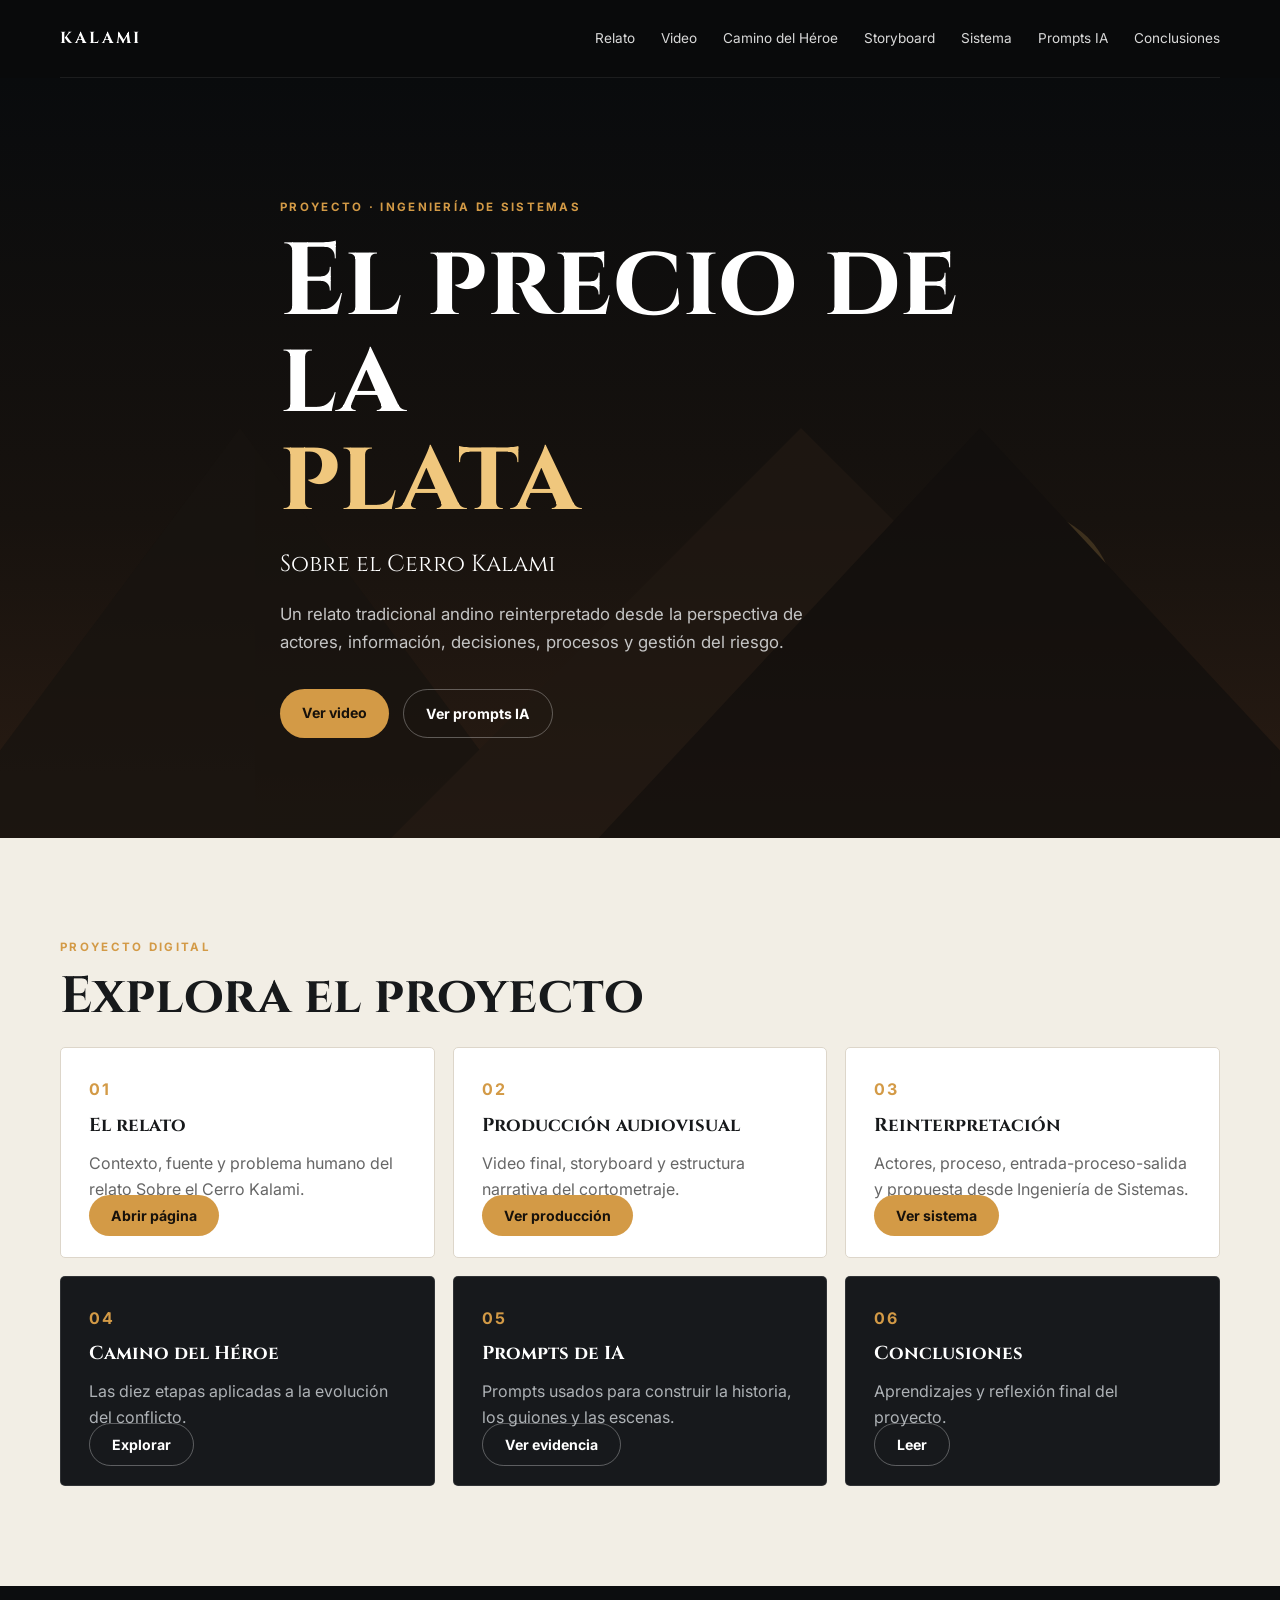
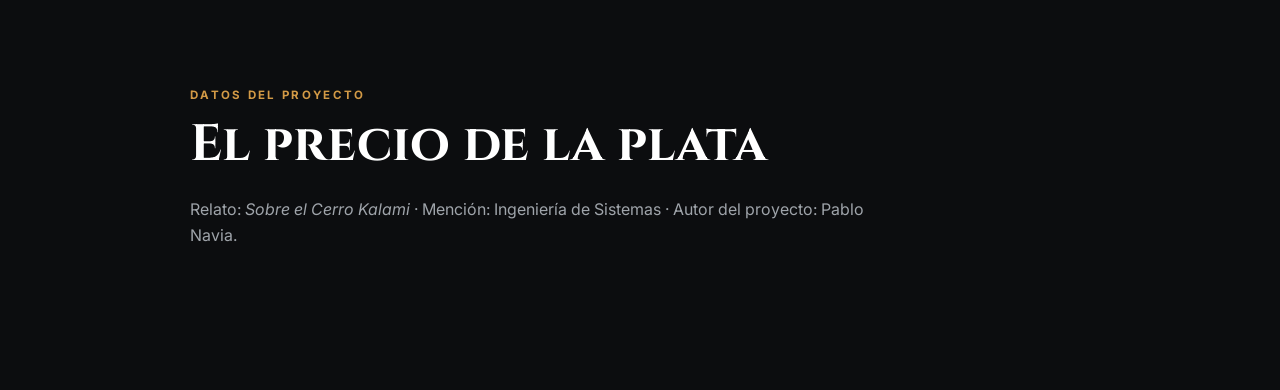
<file: index.html>
<!DOCTYPE html>
<html lang="es">
    <head>
        <meta charset="UTF-8">
        <meta name="viewport" content="width=device-width,initial-scale=1.0">
        <meta name="description" content="Cerro Kalami — proyecto de Ingeniería de Sistemas">
        <title>El precio de la plata | Cerro Kalami</title>
            <link rel="preconnect" href="https://fonts.googleapis.com">
            <link rel="preconnect" href="https://fonts.gstatic.com" crossorigin>
            <link href="https://fonts.googleapis.com/css2?family=Cinzel:wght@500;600;700&family=Inter:wght@400;500;600;700&display=swap" rel="stylesheet">
            <link rel="stylesheet" href="styles.css">
        </head>
        <body>
            <header class="site-nav">
                <nav class="nav container">
                    <a class="brand" href="index.html">KALAMI</a>
                    <button class="menu-btn" aria-label="Abrir menú">☰</button>
                    <div class="nav-links">
                        <a href="relato.html">Relato</a>
                        <a href="video.html">Video</a>
                        <a href="heroe.html">Camino del Héroe</a>
                        <a href="storyboard.html">Storyboard</a>
                        <a href="sistema.html">Sistema</a>
                        <a href="prompts.html">Prompts IA</a>
                        <a href="conclusiones.html">Conclusiones</a>
                    </div>
                </nav>
            </header>
            <header class="hero">
                <div class="hero-content container">
                    <p class="eyebrow">PROYECTO · INGENIERÍA DE SISTEMAS</p>
                    <h1>El precio de la<br>
                        <span>plata</span>
                        </h1>
                        <p class="hero-subtitle">Sobre el Cerro Kalami</p>
                        <p class="hero-text">Un relato tradicional andino reinterpretado desde la perspectiva de actores, información, decisiones, procesos y gestión del riesgo.</p>
                        <div class="hero-actions">
                            <a class="btn btn-primary" href="video.html">Ver video</a>
                            <a class="btn btn-outline" href="prompts.html">Ver prompts IA</a>
                        </div>
                    </div>
                    <div class="mountain-art" aria-hidden="true">
                        <div class="sun">
                        </div>
                        <div class="mountain m1">
                        </div>
                        <div class="mountain m2">
                        </div>
                        <div class="mountain m3">
                        </div>
                    </div>
                </header>
                <main>
                    <section class="section">
                        <div class="container">
                            <p class="section-kicker">PROYECTO DIGITAL</p>
                            <h2>Explora el proyecto</h2>
                                <div class="cards">
                                    <div class="card">
                                        <span class="num">01</span>
                                        <h3>El relato</h3>
                                            <p>Contexto, fuente y problema humano del relato Sobre el Cerro Kalami.</p>
                                                <a class="btn btn-primary" href="relato.html">Abrir página</a>
                                            </div>
                                            <div class="card">
                                                <span class="num">02</span>
                                                <h3>Producción audiovisual</h3>
                                                    <p>Video final, storyboard y estructura narrativa del cortometraje.</p>
                                                        <a class="btn btn-primary" href="video.html">Ver producción</a>
                                                    </div>
                                                    <div class="card">
                                                        <span class="num">03</span>
                                                        <h3>Reinterpretación</h3>
                                                            <p>Actores, proceso, entrada-proceso-salida y propuesta desde Ingeniería de Sistemas.</p>
                                                                <a class="btn btn-primary" href="sistema.html">Ver sistema</a>
                                                            </div>
                                                            <div class="card dark">
                                                                <span class="num">04</span>
                                                                <h3>Camino del Héroe</h3>
                                                                    <p>Las diez etapas aplicadas a la evolución del conflicto.</p>
                                                                        <a class="btn btn-outline" href="heroe.html">Explorar</a>
                                                                    </div>
                                                                    <div class="card dark">
                                                                        <span class="num">05</span>
                                                                        <h3>Prompts de IA</h3>
                                                                            <p>Prompts usados para construir la historia, los guiones y las escenas.</p>
                                                                                <a class="btn btn-outline" href="prompts.html">Ver evidencia</a>
                                                                            </div>
                                                                            <div class="card dark">
                                                                                <span class="num">06</span>
                                                                                <h3>Conclusiones</h3>
                                                                                    <p>Aprendizajes y reflexión final del proyecto.</p>
                                                                                        <a class="btn btn-outline" href="conclusiones.html">Leer</a>
                                                                                    </div>
                                                                                </div>
                                                                            </div>
                                                                        </section>
                                                                        <section class="section dark">
                                                                            <div class="container narrow">
                                                                                <p class="section-kicker">DATOS DEL PROYECTO</p>
                                                                                <h2>El precio de la plata</h2>
                                                                                    <p class="section-intro">Relato: <em>Sobre el Cerro Kalami</em> · Mención: Ingeniería de Sistemas · Autor del proyecto: Pablo Navia.</p>
                                                                                </div>
                                                                            </section>
                                                                        </main>
                                                                        <script src="script.js">
                                                                        </script>
                                                                    </body>
                                                                </html>
</file>
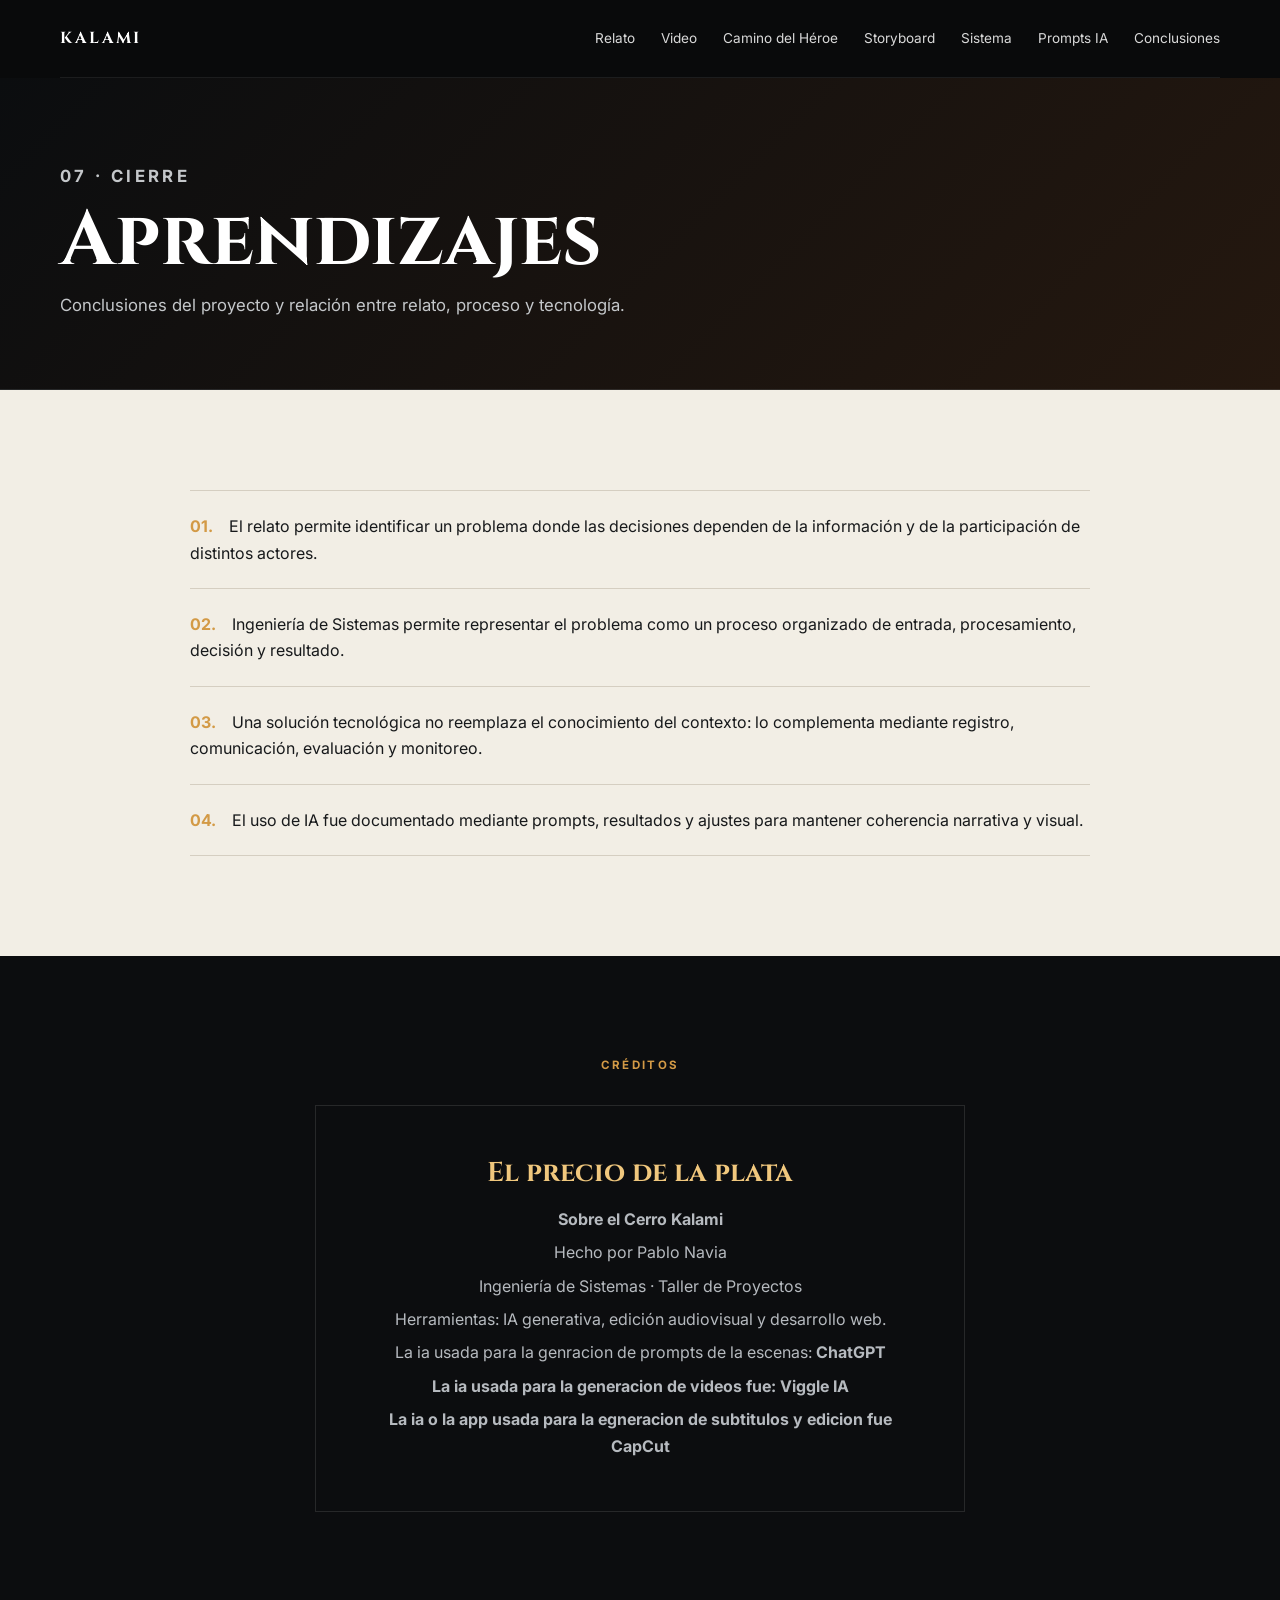
<file: conclusiones.html>
<!DOCTYPE html>
<html lang="es">
    <head>
        <meta charset="UTF-8">
        <meta name="viewport" content="width=device-width,initial-scale=1.0">
        <meta name="description" content="Cerro Kalami — proyecto de Ingeniería de Sistemas">
        <title>Conclusiones | Cerro Kalami</title>
            <link rel="preconnect" href="https://fonts.googleapis.com">
            <link rel="preconnect" href="https://fonts.gstatic.com" crossorigin>
            <link href="https://fonts.googleapis.com/css2?family=Cinzel:wght@500;600;700&family=Inter:wght@400;500;600;700&display=swap" rel="stylesheet">
            <link rel="stylesheet" href="styles.css">
        </head>
        <body>
            <header class="site-nav">
                <nav class="nav container">
                    <a class="brand" href="index.html">KALAMI</a>
                    <button class="menu-btn" aria-label="Abrir menú">☰</button>
                    <div class="nav-links">
                        <a href="relato.html">Relato</a>
                        <a href="video.html">Video</a>
                        <a href="heroe.html">Camino del Héroe</a>
                        <a href="storyboard.html">Storyboard</a>
                        <a href="sistema.html">Sistema</a>
                        <a href="prompts.html">Prompts IA</a>
                        <a href="conclusiones.html">Conclusiones</a>
                    </div>
                </nav>
            </header>
            <main>
                <header class="page-hero">
                    <div class="container">
                        <p class="eyebrow">07 · CIERRE</p>
                        <h1>Aprendizajes</h1>
                            <p>Conclusiones del proyecto y relación entre relato, proceso y tecnología.</p>
                            </div>
                        </header>
                        <section class="section">
                            <div class="container narrow">
                                <div class="conclusion-list">
                                    <p>
                                        <b>01.</b> El relato permite identificar un problema donde las decisiones dependen de la información y de la participación de distintos actores.</p>
                                            <p>
                                                <b>02.</b> Ingeniería de Sistemas permite representar el problema como un proceso organizado de entrada, procesamiento, decisión y resultado.</p>
                                                    <p>
                                                        <b>03.</b> Una solución tecnológica no reemplaza el conocimiento del contexto: lo complementa mediante registro, comunicación, evaluación y monitoreo.</p>
                                                            <p>
                                                                <b>04.</b> El uso de IA fue documentado mediante prompts, resultados y ajustes para mantener coherencia narrativa y visual.</p>
                                                                </div>
                                                            </div>
                                                        </section>
                                                        <section class="section dark credits">
                                                            <div class="container">
                                                                <p class="section-kicker">CRÉDITOS</p>
                                                                <div class="credits-card">
                                                                    <h3>El precio de la plata</h3>
                                                                        <p>
                                                                            <strong>Sobre el Cerro Kalami</strong>
                                                                            </p>
                                                                            <p>Hecho por Pablo Navia</p>
                                                                                <p>Ingeniería de Sistemas · Taller de Proyectos</p>
                                                                                    <p>Herramientas: IA generativa, edición audiovisual y desarrollo web.</p>
                                                                                    <p>La ia usada para la genracion de prompts de la escenas: <strong>ChatGPT<strong></p>
                                                                                    <p>La ia usada para la generacion de videos fue: <strong>Viggle IA</strong></p>
                                                                                    <p>La ia o la app usada para la egneracion de subtitulos y edicion fue <strong>CapCut</strong></p>
                                                                                    </div>
                                                                                </div>
                                                                            </section>
                                                                        </main>
                                                                        <script src="script.js">
                                                                        </script>
                                                                    </body>
                                                                </html>
</file>
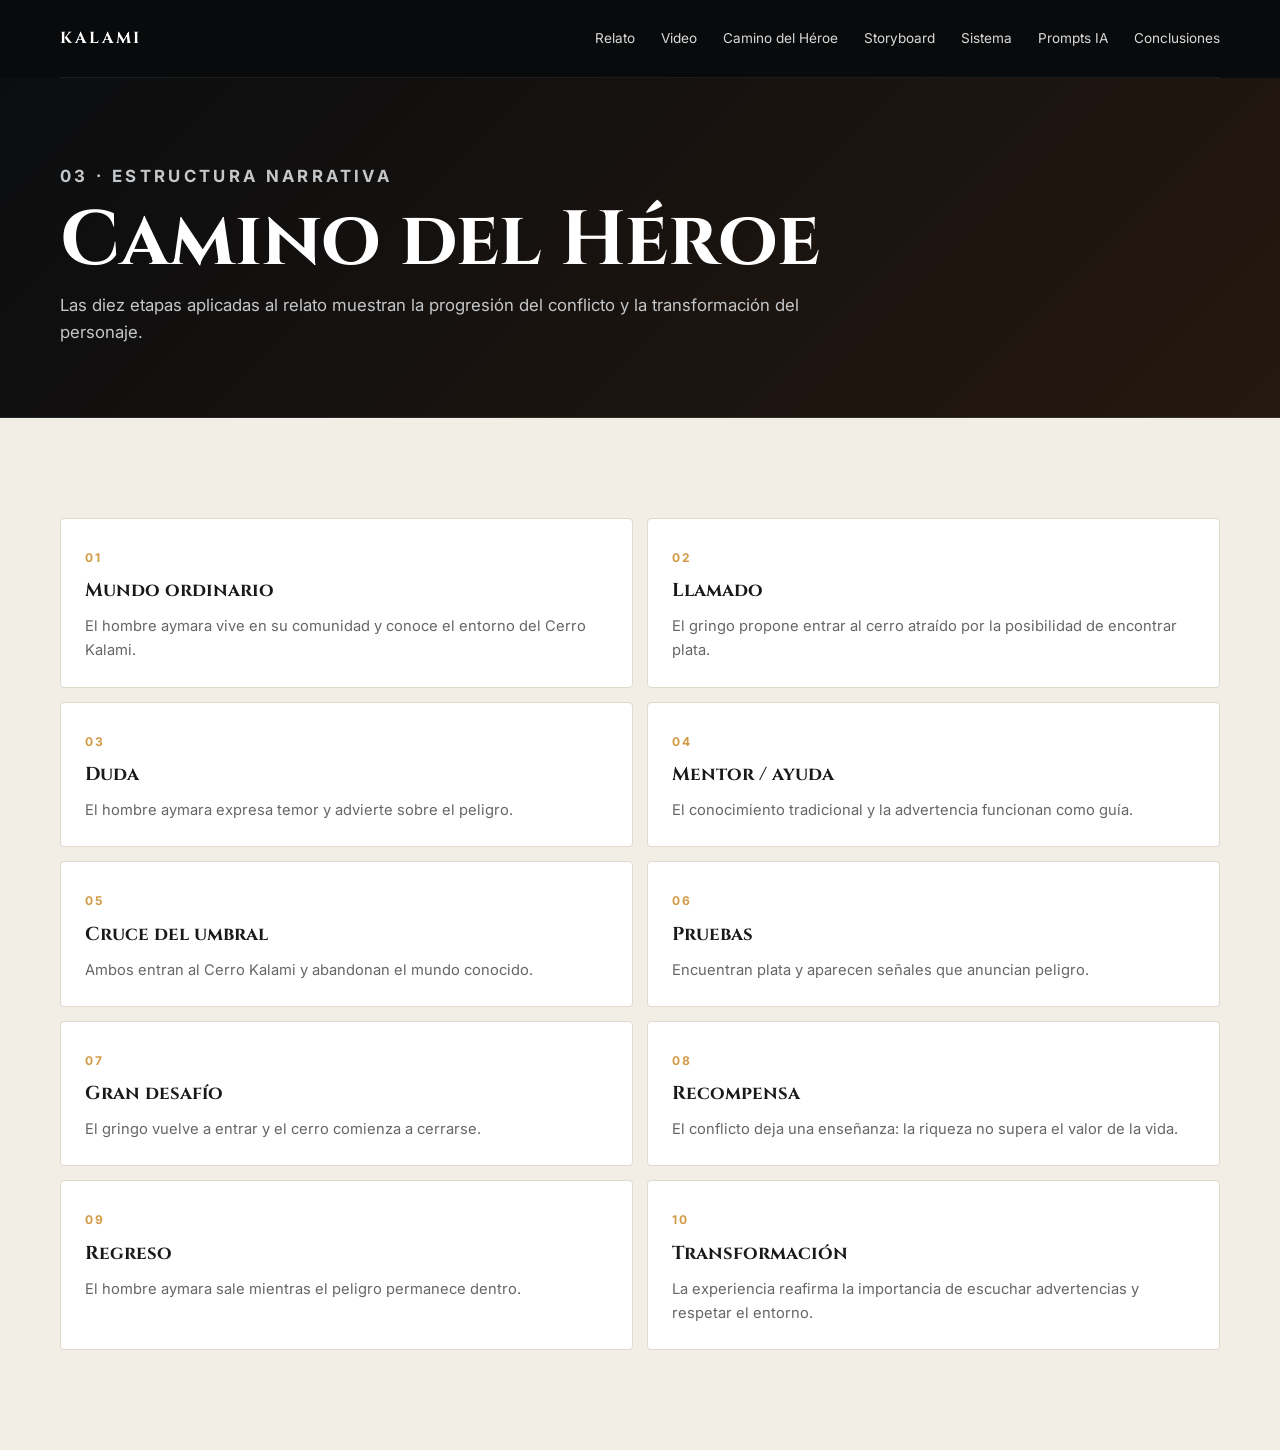
<file: heroe.html>
<!DOCTYPE html>
<html lang="es">
    <head>
        <meta charset="UTF-8">
        <meta name="viewport" content="width=device-width,initial-scale=1.0">
        <meta name="description" content="Cerro Kalami — proyecto de Ingeniería de Sistemas">
        <title>Camino del Héroe | Cerro Kalami</title>
            <link rel="preconnect" href="https://fonts.googleapis.com">
            <link rel="preconnect" href="https://fonts.gstatic.com" crossorigin>
            <link href="https://fonts.googleapis.com/css2?family=Cinzel:wght@500;600;700&family=Inter:wght@400;500;600;700&display=swap" rel="stylesheet">
            <link rel="stylesheet" href="styles.css">
        </head>
        <body>
            <header class="site-nav">
                <nav class="nav container">
                    <a class="brand" href="index.html">KALAMI</a>
                    <button class="menu-btn" aria-label="Abrir menú">☰</button>
                    <div class="nav-links">
                        <a href="relato.html">Relato</a>
                        <a href="video.html">Video</a>
                        <a href="heroe.html">Camino del Héroe</a>
                        <a href="storyboard.html">Storyboard</a>
                        <a href="sistema.html">Sistema</a>
                        <a href="prompts.html">Prompts IA</a>
                        <a href="conclusiones.html">Conclusiones</a>
                    </div>
                </nav>
            </header>
            <main>
                <header class="page-hero">
                    <div class="container">
                        <p class="eyebrow">03 · ESTRUCTURA NARRATIVA</p>
                        <h1>Camino del Héroe</h1>
                            <p>Las diez etapas aplicadas al relato muestran la progresión del conflicto y la transformación del personaje.</p>
                            </div>
                        </header>
                        <section class="section">
                            <div class="container">
                                <div class="hero-grid">
                                    <article class="hero-step">
                                        <b>01</b>
                                            <h3>Mundo ordinario</h3>
                                                <p>El hombre aymara vive en su comunidad y conoce el entorno del Cerro Kalami.</p>
                                                </article>
                                                <article class="hero-step">
                                                    <b>02</b>
                                                        <h3>Llamado</h3>
                                                            <p>El gringo propone entrar al cerro atraído por la posibilidad de encontrar plata.</p>
                                                            </article>
                                                            <article class="hero-step">
                                                                <b>03</b>
                                                                    <h3>Duda</h3>
                                                                        <p>El hombre aymara expresa temor y advierte sobre el peligro.</p>
                                                                        </article>
                                                                        <article class="hero-step">
                                                                            <b>04</b>
                                                                                <h3>Mentor / ayuda</h3>
                                                                                    <p>El conocimiento tradicional y la advertencia funcionan como guía.</p>
                                                                                    </article>
                                                                                    <article class="hero-step">
                                                                                        <b>05</b>
                                                                                            <h3>Cruce del umbral</h3>
                                                                                                <p>Ambos entran al Cerro Kalami y abandonan el mundo conocido.</p>
                                                                                                </article>
                                                                                                <article class="hero-step">
                                                                                                    <b>06</b>
                                                                                                        <h3>Pruebas</h3>
                                                                                                            <p>Encuentran plata y aparecen señales que anuncian peligro.</p>
                                                                                                            </article>
                                                                                                            <article class="hero-step">
                                                                                                                <b>07</b>
                                                                                                                    <h3>Gran desafío</h3>
                                                                                                                        <p>El gringo vuelve a entrar y el cerro comienza a cerrarse.</p>
                                                                                                                        </article>
                                                                                                                        <article class="hero-step">
                                                                                                                            <b>08</b>
                                                                                                                                <h3>Recompensa</h3>
                                                                                                                                    <p>El conflicto deja una enseñanza: la riqueza no supera el valor de la vida.</p>
                                                                                                                                    </article>
                                                                                                                                    <article class="hero-step">
                                                                                                                                        <b>09</b>
                                                                                                                                            <h3>Regreso</h3>
                                                                                                                                                <p>El hombre aymara sale mientras el peligro permanece dentro.</p>
                                                                                                                                                </article>
                                                                                                                                                <article class="hero-step">
                                                                                                                                                    <b>10</b>
                                                                                                                                                        <h3>Transformación</h3>
                                                                                                                                                            <p>La experiencia reafirma la importancia de escuchar advertencias y respetar el entorno.</p>
                                                                                                                                                            </article>
                                                                                                                                                        </div>
                                                                                                                                                    </div>
                                                                                                                                                </section>
                                                                                                                                            </main>
                                                                                                                                            <script src="script.js">
                                                                                                                                            </script>
                                                                                                                                        </body>
                                                                                                                                    </html>
</file>
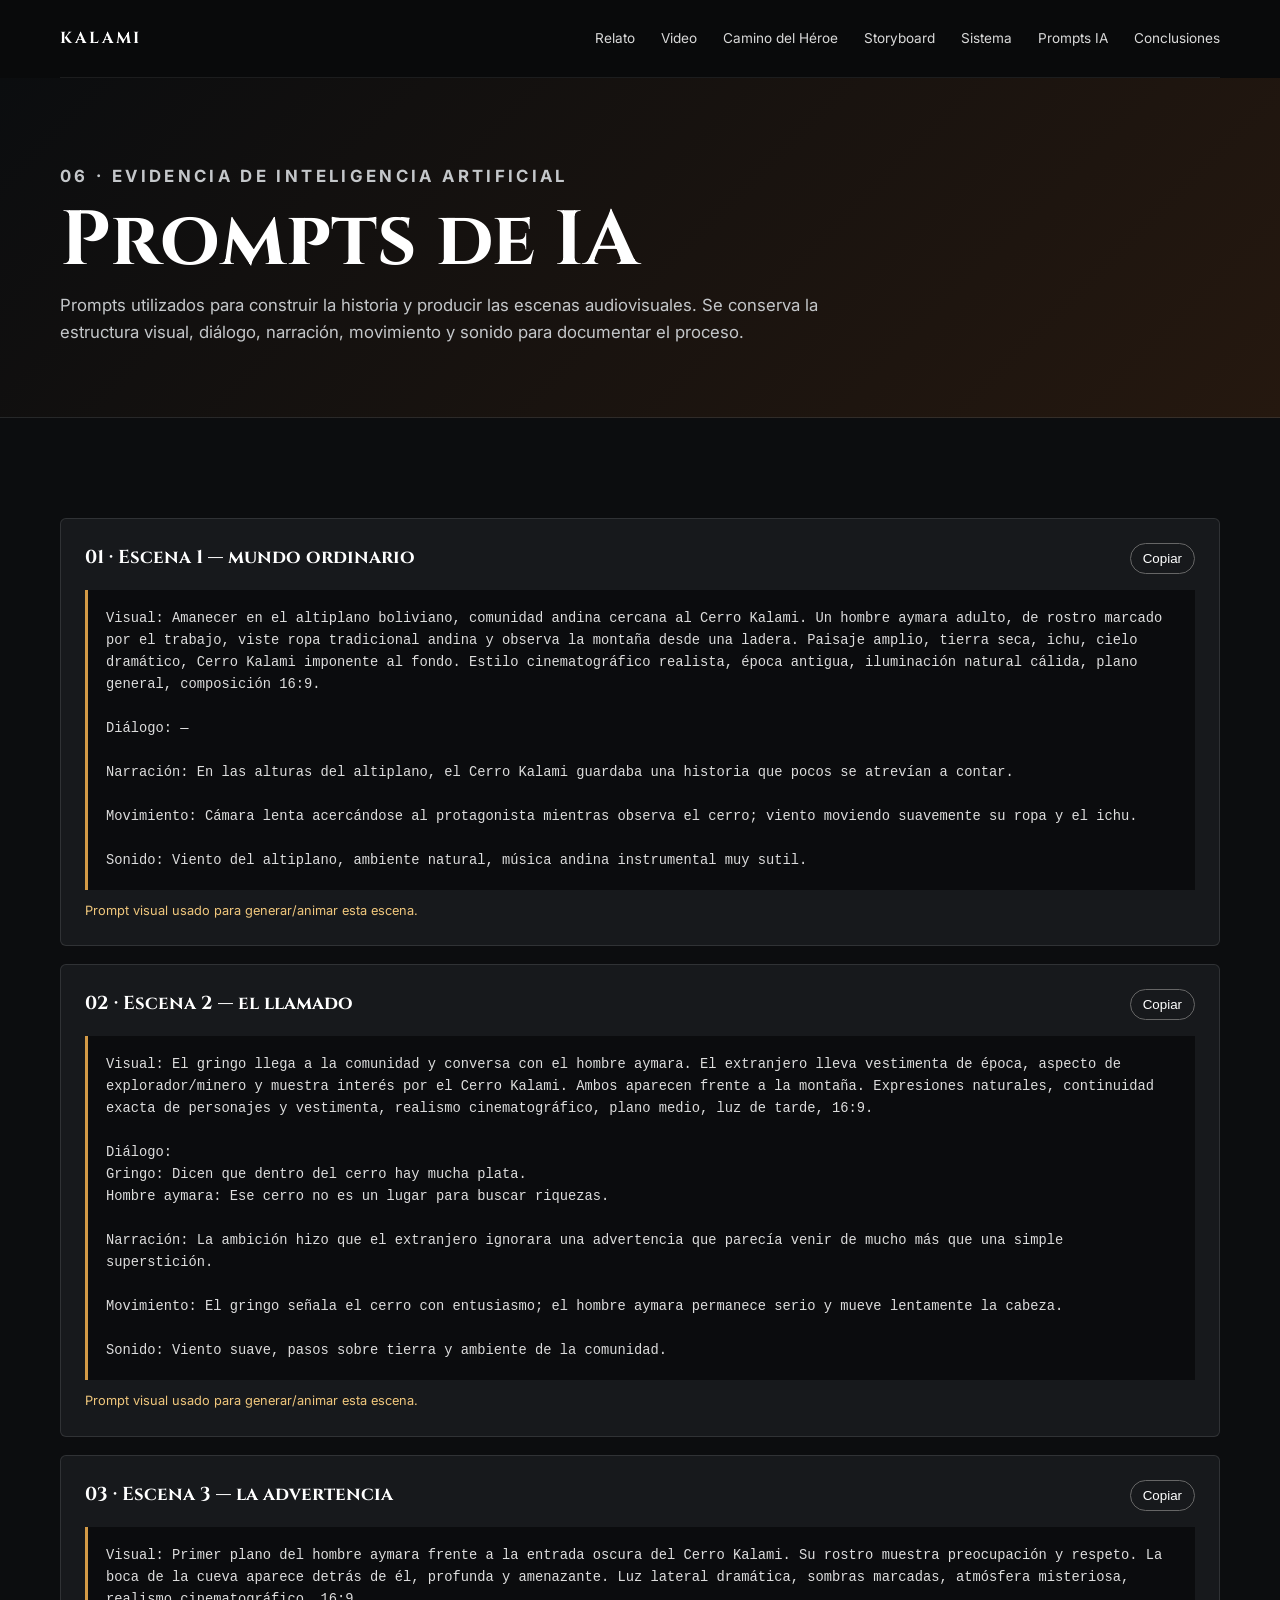
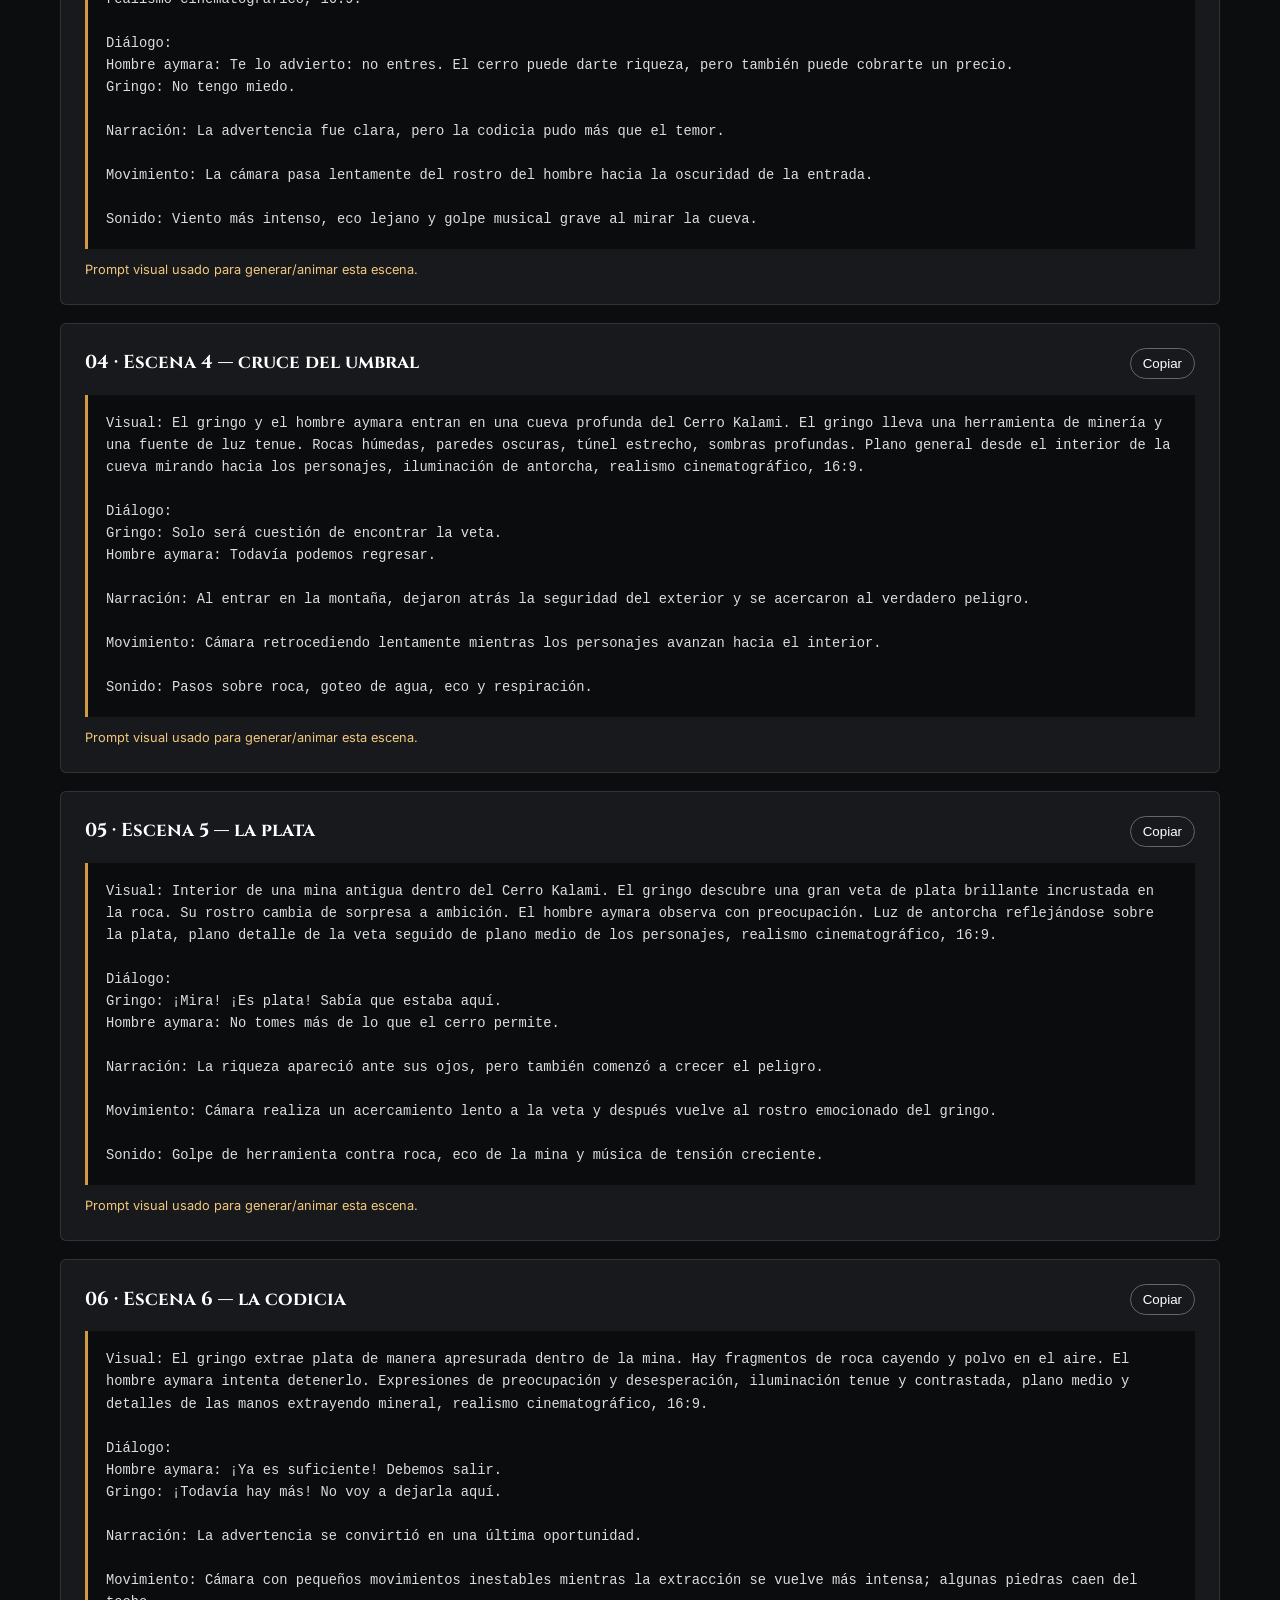
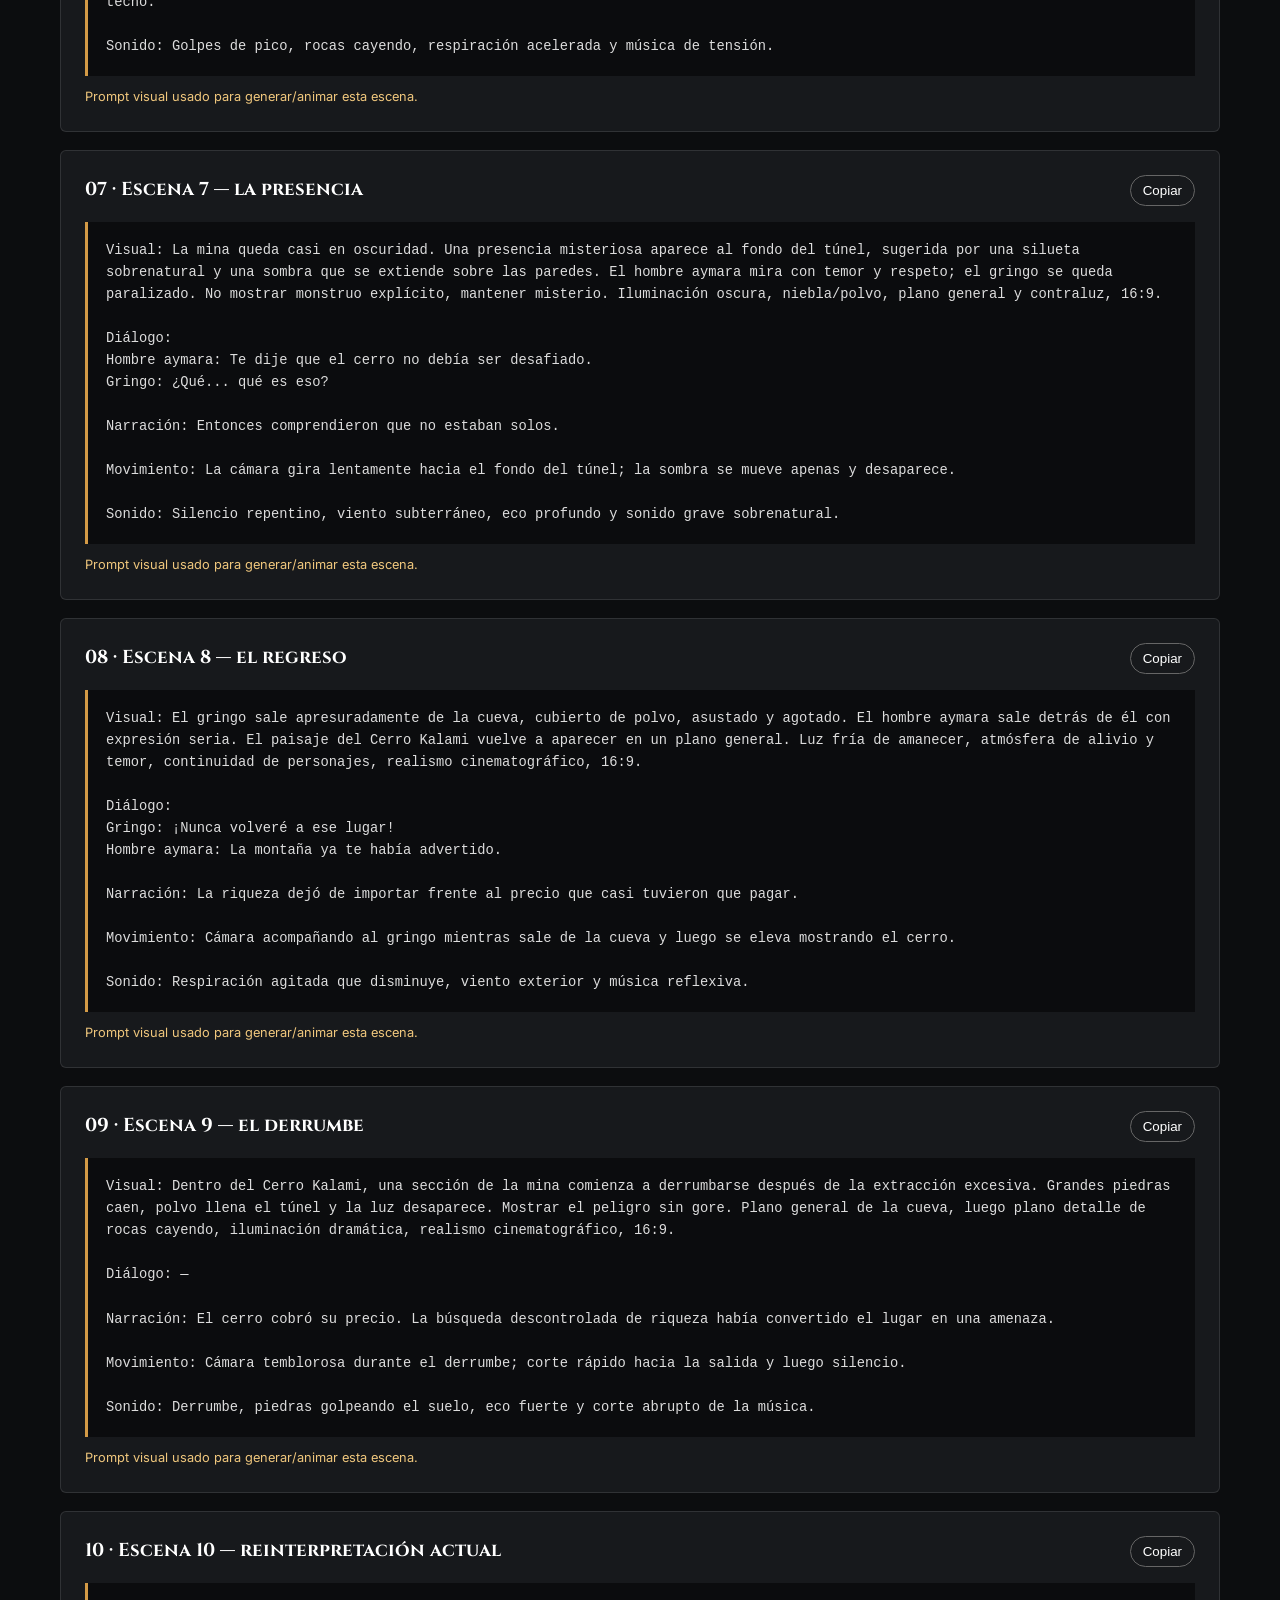
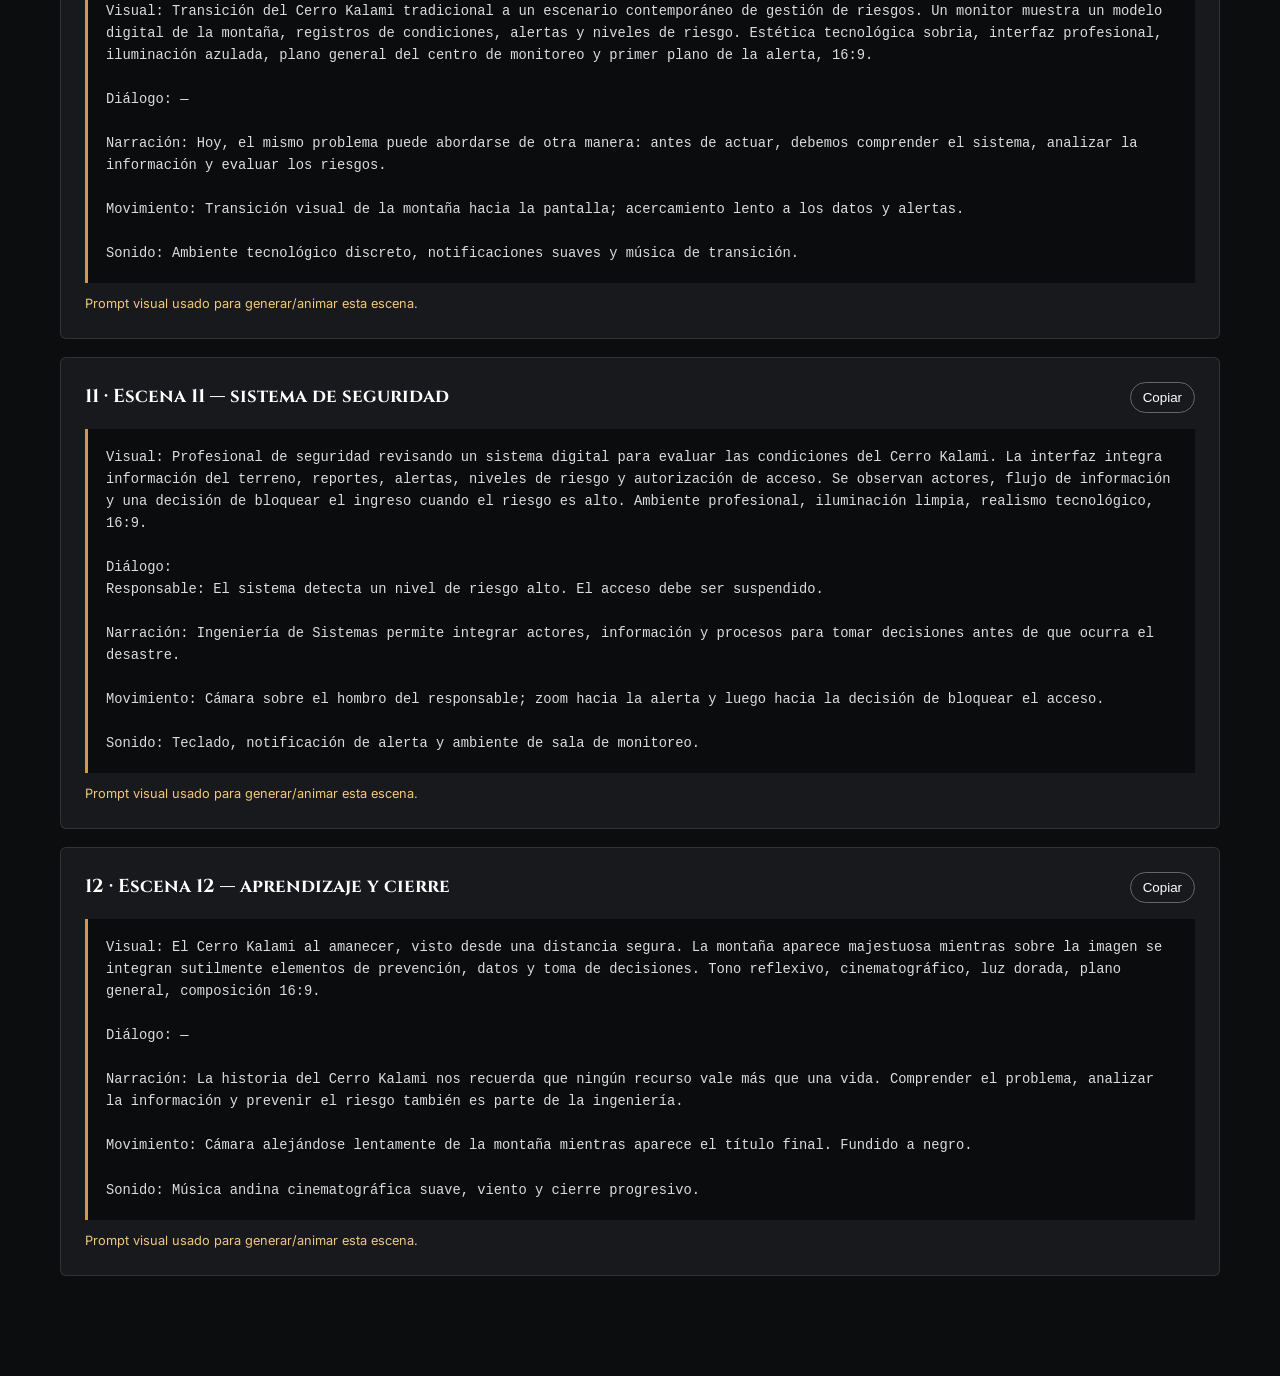
<file: prompts.html>
<!DOCTYPE html>
<html lang="es">
<head>
    <meta charset="UTF-8">
    <meta name="viewport" content="width=device-width, initial-scale=1.0">
    <meta name="description" content="Prompts visuales y guion de IA — Cerro Kalami">
    <title>Prompts de IA | Cerro Kalami</title>
    <link rel="preconnect" href="https://fonts.googleapis.com">
    <link rel="preconnect" href="https://fonts.gstatic.com" crossorigin>
    <link href="https://fonts.googleapis.com/css2?family=Cinzel:wght@500;600;700&family=Inter:wght@400;500;600;700&display=swap" rel="stylesheet">
    <link rel="stylesheet" href="styles.css">
</head>
<body>
<header class="site-nav">
    <nav class="nav container">
        <a class="brand" href="index.html">KALAMI</a>
        <button class="menu-btn" aria-label="Abrir menú">☰</button>
        <div class="nav-links">
            <a href="relato.html">Relato</a>
            <a href="video.html">Video</a>
            <a href="heroe.html">Camino del Héroe</a>
            <a href="storyboard.html">Storyboard</a>
            <a href="sistema.html">Sistema</a>
            <a href="prompts.html">Prompts IA</a>
            <a href="conclusiones.html">Conclusiones</a>
        </div>
    </nav>
</header>
<main>
<header class="page-hero"><div class="container">
<p class="eyebrow">06 · EVIDENCIA DE INTELIGENCIA ARTIFICIAL</p>
<h1>Prompts de IA</h1>
<p>Prompts utilizados para construir la historia y producir las escenas audiovisuales. Se conserva la estructura visual, diálogo, narración, movimiento y sonido para documentar el proceso.</p>
</div></header>
<section class="section dark"><div class="container"><div class="prompt-list">
<article class="prompt-card">
    <div class="prompt-head">
        <h3>01 · Escena 1 — mundo ordinario</h3>
        <button class="copy-btn" data-copy>Copiar</button>
    </div>
    <code>Visual: Amanecer en el altiplano boliviano, comunidad andina cercana al Cerro Kalami. Un hombre aymara adulto, de rostro marcado por el trabajo, viste ropa tradicional andina y observa la montaña desde una ladera. Paisaje amplio, tierra seca, ichu, cielo dramático, Cerro Kalami imponente al fondo. Estilo cinematográfico realista, época antigua, iluminación natural cálida, plano general, composición 16:9.

Diálogo: —

Narración: En las alturas del altiplano, el Cerro Kalami guardaba una historia que pocos se atrevían a contar.

Movimiento: Cámara lenta acercándose al protagonista mientras observa el cerro; viento moviendo suavemente su ropa y el ichu.

Sonido: Viento del altiplano, ambiente natural, música andina instrumental muy sutil.</code>
    <div class="used">Prompt visual usado para generar/animar esta escena.</div>
</article>
<article class="prompt-card">
    <div class="prompt-head">
        <h3>02 · Escena 2 — el llamado</h3>
        <button class="copy-btn" data-copy>Copiar</button>
    </div>
    <code>Visual: El gringo llega a la comunidad y conversa con el hombre aymara. El extranjero lleva vestimenta de época, aspecto de explorador/minero y muestra interés por el Cerro Kalami. Ambos aparecen frente a la montaña. Expresiones naturales, continuidad exacta de personajes y vestimenta, realismo cinematográfico, plano medio, luz de tarde, 16:9.

Diálogo:
Gringo: Dicen que dentro del cerro hay mucha plata.
Hombre aymara: Ese cerro no es un lugar para buscar riquezas.

Narración: La ambición hizo que el extranjero ignorara una advertencia que parecía venir de mucho más que una simple superstición.

Movimiento: El gringo señala el cerro con entusiasmo; el hombre aymara permanece serio y mueve lentamente la cabeza.

Sonido: Viento suave, pasos sobre tierra y ambiente de la comunidad.</code>
    <div class="used">Prompt visual usado para generar/animar esta escena.</div>
</article>
<article class="prompt-card">
    <div class="prompt-head">
        <h3>03 · Escena 3 — la advertencia</h3>
        <button class="copy-btn" data-copy>Copiar</button>
    </div>
    <code>Visual: Primer plano del hombre aymara frente a la entrada oscura del Cerro Kalami. Su rostro muestra preocupación y respeto. La boca de la cueva aparece detrás de él, profunda y amenazante. Luz lateral dramática, sombras marcadas, atmósfera misteriosa, realismo cinematográfico, 16:9.

Diálogo:
Hombre aymara: Te lo advierto: no entres. El cerro puede darte riqueza, pero también puede cobrarte un precio.
Gringo: No tengo miedo.

Narración: La advertencia fue clara, pero la codicia pudo más que el temor.

Movimiento: La cámara pasa lentamente del rostro del hombre hacia la oscuridad de la entrada.

Sonido: Viento más intenso, eco lejano y golpe musical grave al mirar la cueva.</code>
    <div class="used">Prompt visual usado para generar/animar esta escena.</div>
</article>
<article class="prompt-card">
    <div class="prompt-head">
        <h3>04 · Escena 4 — cruce del umbral</h3>
        <button class="copy-btn" data-copy>Copiar</button>
    </div>
    <code>Visual: El gringo y el hombre aymara entran en una cueva profunda del Cerro Kalami. El gringo lleva una herramienta de minería y una fuente de luz tenue. Rocas húmedas, paredes oscuras, túnel estrecho, sombras profundas. Plano general desde el interior de la cueva mirando hacia los personajes, iluminación de antorcha, realismo cinematográfico, 16:9.

Diálogo:
Gringo: Solo será cuestión de encontrar la veta.
Hombre aymara: Todavía podemos regresar.

Narración: Al entrar en la montaña, dejaron atrás la seguridad del exterior y se acercaron al verdadero peligro.

Movimiento: Cámara retrocediendo lentamente mientras los personajes avanzan hacia el interior.

Sonido: Pasos sobre roca, goteo de agua, eco y respiración.</code>
    <div class="used">Prompt visual usado para generar/animar esta escena.</div>
</article>
<article class="prompt-card">
    <div class="prompt-head">
        <h3>05 · Escena 5 — la plata</h3>
        <button class="copy-btn" data-copy>Copiar</button>
    </div>
    <code>Visual: Interior de una mina antigua dentro del Cerro Kalami. El gringo descubre una gran veta de plata brillante incrustada en la roca. Su rostro cambia de sorpresa a ambición. El hombre aymara observa con preocupación. Luz de antorcha reflejándose sobre la plata, plano detalle de la veta seguido de plano medio de los personajes, realismo cinematográfico, 16:9.

Diálogo:
Gringo: ¡Mira! ¡Es plata! Sabía que estaba aquí.
Hombre aymara: No tomes más de lo que el cerro permite.

Narración: La riqueza apareció ante sus ojos, pero también comenzó a crecer el peligro.

Movimiento: Cámara realiza un acercamiento lento a la veta y después vuelve al rostro emocionado del gringo.

Sonido: Golpe de herramienta contra roca, eco de la mina y música de tensión creciente.</code>
    <div class="used">Prompt visual usado para generar/animar esta escena.</div>
</article>
<article class="prompt-card">
    <div class="prompt-head">
        <h3>06 · Escena 6 — la codicia</h3>
        <button class="copy-btn" data-copy>Copiar</button>
    </div>
    <code>Visual: El gringo extrae plata de manera apresurada dentro de la mina. Hay fragmentos de roca cayendo y polvo en el aire. El hombre aymara intenta detenerlo. Expresiones de preocupación y desesperación, iluminación tenue y contrastada, plano medio y detalles de las manos extrayendo mineral, realismo cinematográfico, 16:9.

Diálogo:
Hombre aymara: ¡Ya es suficiente! Debemos salir.
Gringo: ¡Todavía hay más! No voy a dejarla aquí.

Narración: La advertencia se convirtió en una última oportunidad.

Movimiento: Cámara con pequeños movimientos inestables mientras la extracción se vuelve más intensa; algunas piedras caen del techo.

Sonido: Golpes de pico, rocas cayendo, respiración acelerada y música de tensión.</code>
    <div class="used">Prompt visual usado para generar/animar esta escena.</div>
</article>
<article class="prompt-card">
    <div class="prompt-head">
        <h3>07 · Escena 7 — la presencia</h3>
        <button class="copy-btn" data-copy>Copiar</button>
    </div>
    <code>Visual: La mina queda casi en oscuridad. Una presencia misteriosa aparece al fondo del túnel, sugerida por una silueta sobrenatural y una sombra que se extiende sobre las paredes. El hombre aymara mira con temor y respeto; el gringo se queda paralizado. No mostrar monstruo explícito, mantener misterio. Iluminación oscura, niebla/polvo, plano general y contraluz, 16:9.

Diálogo:
Hombre aymara: Te dije que el cerro no debía ser desafiado.
Gringo: ¿Qué... qué es eso?

Narración: Entonces comprendieron que no estaban solos.

Movimiento: La cámara gira lentamente hacia el fondo del túnel; la sombra se mueve apenas y desaparece.

Sonido: Silencio repentino, viento subterráneo, eco profundo y sonido grave sobrenatural.</code>
    <div class="used">Prompt visual usado para generar/animar esta escena.</div>
</article>
<article class="prompt-card">
    <div class="prompt-head">
        <h3>08 · Escena 8 — el regreso</h3>
        <button class="copy-btn" data-copy>Copiar</button>
    </div>
    <code>Visual: El gringo sale apresuradamente de la cueva, cubierto de polvo, asustado y agotado. El hombre aymara sale detrás de él con expresión seria. El paisaje del Cerro Kalami vuelve a aparecer en un plano general. Luz fría de amanecer, atmósfera de alivio y temor, continuidad de personajes, realismo cinematográfico, 16:9.

Diálogo:
Gringo: ¡Nunca volveré a ese lugar!
Hombre aymara: La montaña ya te había advertido.

Narración: La riqueza dejó de importar frente al precio que casi tuvieron que pagar.

Movimiento: Cámara acompañando al gringo mientras sale de la cueva y luego se eleva mostrando el cerro.

Sonido: Respiración agitada que disminuye, viento exterior y música reflexiva.</code>
    <div class="used">Prompt visual usado para generar/animar esta escena.</div>
</article>
<article class="prompt-card">
    <div class="prompt-head">
        <h3>09 · Escena 9 — el derrumbe</h3>
        <button class="copy-btn" data-copy>Copiar</button>
    </div>
    <code>Visual: Dentro del Cerro Kalami, una sección de la mina comienza a derrumbarse después de la extracción excesiva. Grandes piedras caen, polvo llena el túnel y la luz desaparece. Mostrar el peligro sin gore. Plano general de la cueva, luego plano detalle de rocas cayendo, iluminación dramática, realismo cinematográfico, 16:9.

Diálogo: —

Narración: El cerro cobró su precio. La búsqueda descontrolada de riqueza había convertido el lugar en una amenaza.

Movimiento: Cámara temblorosa durante el derrumbe; corte rápido hacia la salida y luego silencio.

Sonido: Derrumbe, piedras golpeando el suelo, eco fuerte y corte abrupto de la música.</code>
    <div class="used">Prompt visual usado para generar/animar esta escena.</div>
</article>
<article class="prompt-card">
    <div class="prompt-head">
        <h3>10 · Escena 10 — reinterpretación actual</h3>
        <button class="copy-btn" data-copy>Copiar</button>
    </div>
    <code>Visual: Transición del Cerro Kalami tradicional a un escenario contemporáneo de gestión de riesgos. Un monitor muestra un modelo digital de la montaña, registros de condiciones, alertas y niveles de riesgo. Estética tecnológica sobria, interfaz profesional, iluminación azulada, plano general del centro de monitoreo y primer plano de la alerta, 16:9.

Diálogo: —

Narración: Hoy, el mismo problema puede abordarse de otra manera: antes de actuar, debemos comprender el sistema, analizar la información y evaluar los riesgos.

Movimiento: Transición visual de la montaña hacia la pantalla; acercamiento lento a los datos y alertas.

Sonido: Ambiente tecnológico discreto, notificaciones suaves y música de transición.</code>
    <div class="used">Prompt visual usado para generar/animar esta escena.</div>
</article>
<article class="prompt-card">
    <div class="prompt-head">
        <h3>11 · Escena 11 — sistema de seguridad</h3>
        <button class="copy-btn" data-copy>Copiar</button>
    </div>
    <code>Visual: Profesional de seguridad revisando un sistema digital para evaluar las condiciones del Cerro Kalami. La interfaz integra información del terreno, reportes, alertas, niveles de riesgo y autorización de acceso. Se observan actores, flujo de información y una decisión de bloquear el ingreso cuando el riesgo es alto. Ambiente profesional, iluminación limpia, realismo tecnológico, 16:9.

Diálogo:
Responsable: El sistema detecta un nivel de riesgo alto. El acceso debe ser suspendido.

Narración: Ingeniería de Sistemas permite integrar actores, información y procesos para tomar decisiones antes de que ocurra el desastre.

Movimiento: Cámara sobre el hombro del responsable; zoom hacia la alerta y luego hacia la decisión de bloquear el acceso.

Sonido: Teclado, notificación de alerta y ambiente de sala de monitoreo.</code>
    <div class="used">Prompt visual usado para generar/animar esta escena.</div>
</article>
<article class="prompt-card">
    <div class="prompt-head">
        <h3>12 · Escena 12 — aprendizaje y cierre</h3>
        <button class="copy-btn" data-copy>Copiar</button>
    </div>
    <code>Visual: El Cerro Kalami al amanecer, visto desde una distancia segura. La montaña aparece majestuosa mientras sobre la imagen se integran sutilmente elementos de prevención, datos y toma de decisiones. Tono reflexivo, cinematográfico, luz dorada, plano general, composición 16:9.

Diálogo: —

Narración: La historia del Cerro Kalami nos recuerda que ningún recurso vale más que una vida. Comprender el problema, analizar la información y prevenir el riesgo también es parte de la ingeniería.

Movimiento: Cámara alejándose lentamente de la montaña mientras aparece el título final. Fundido a negro.

Sonido: Música andina cinematográfica suave, viento y cierre progresivo.</code>
    <div class="used">Prompt visual usado para generar/animar esta escena.</div>
</article></div></div></section>
</main>
<script src="script.js"></script>
</body>
</html>
</file>
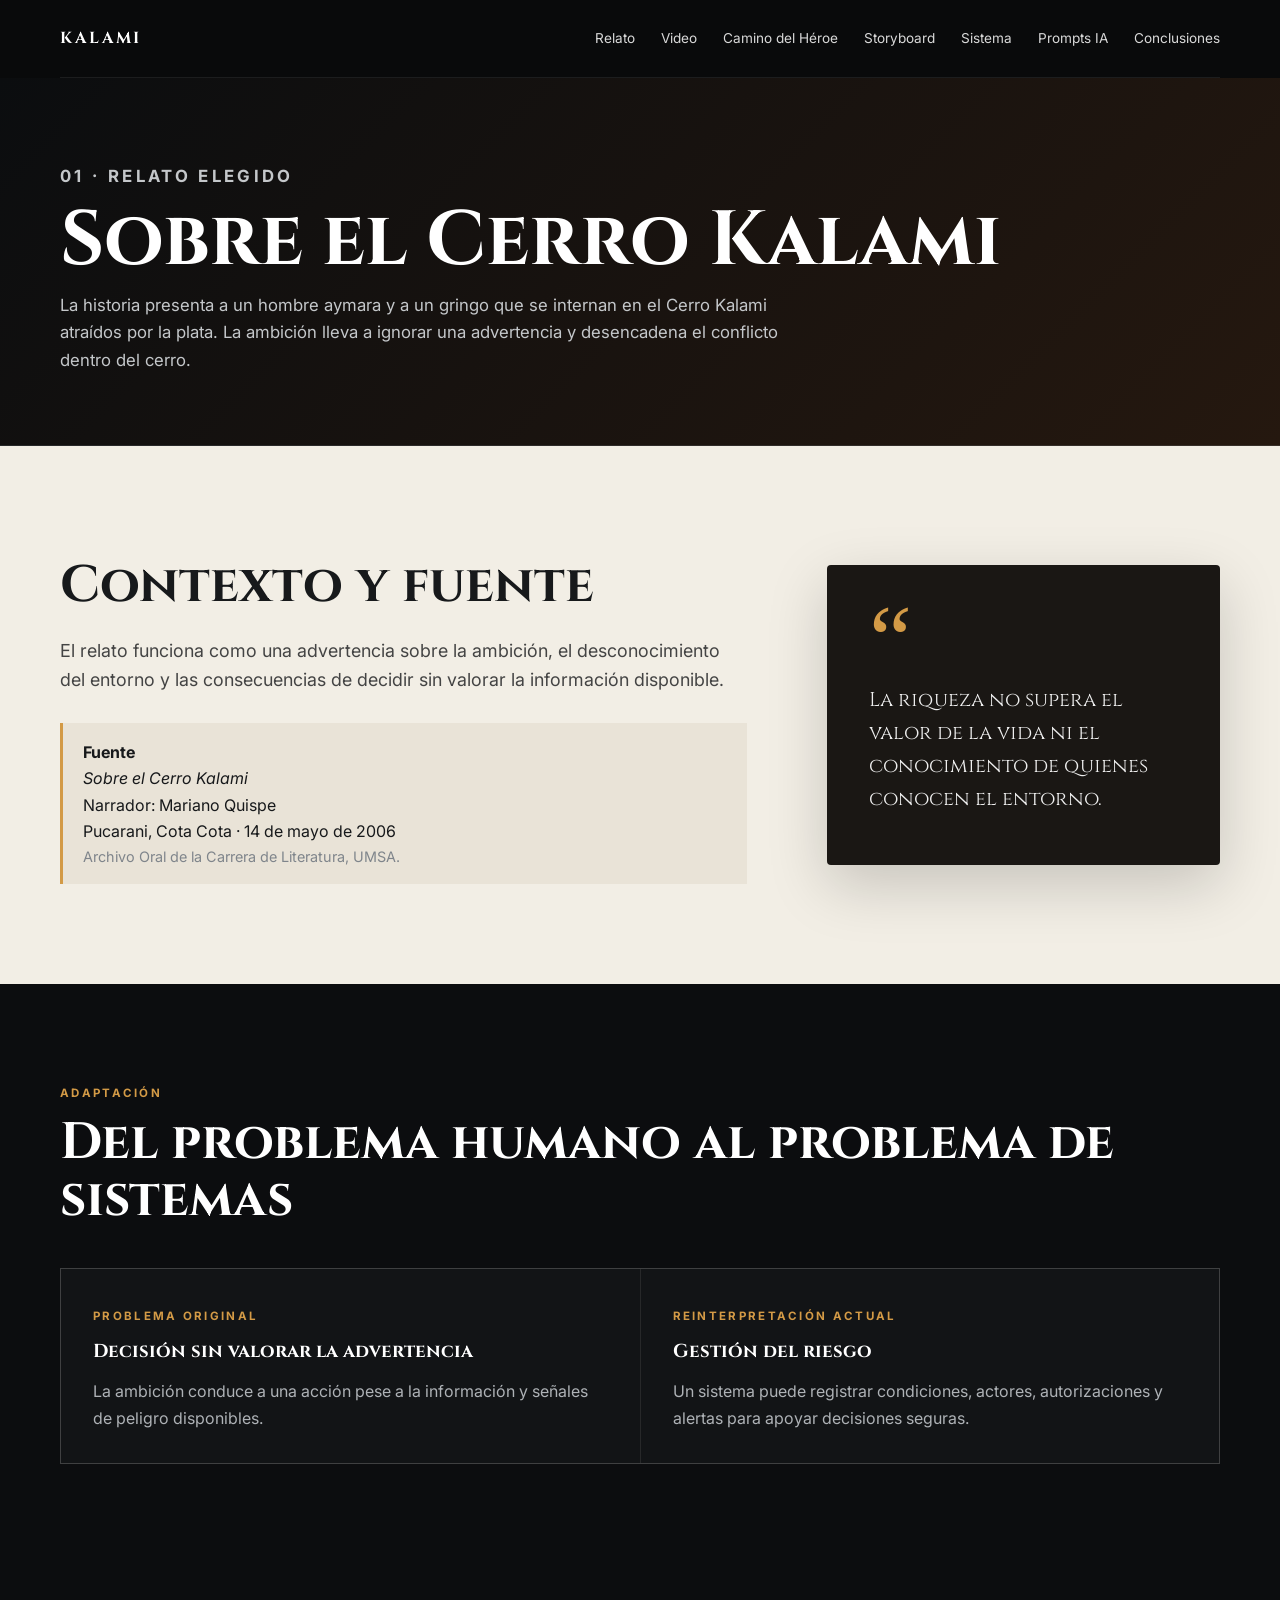
<file: relato.html>
<!DOCTYPE html>
<html lang="es">
    <head>
        <meta charset="UTF-8">
        <meta name="viewport" content="width=device-width,initial-scale=1.0">
        <meta name="description" content="Cerro Kalami — proyecto de Ingeniería de Sistemas">
        <title>Relato elegido | Cerro Kalami</title>
            <link rel="preconnect" href="https://fonts.googleapis.com">
            <link rel="preconnect" href="https://fonts.gstatic.com" crossorigin>
            <link href="https://fonts.googleapis.com/css2?family=Cinzel:wght@500;600;700&family=Inter:wght@400;500;600;700&display=swap" rel="stylesheet">
            <link rel="stylesheet" href="styles.css">
        </head>
        <body>
            <header class="site-nav">
                <nav class="nav container">
                    <a class="brand" href="index.html">KALAMI</a>
                    <button class="menu-btn" aria-label="Abrir menú">☰</button>
                    <div class="nav-links">
                        <a href="relato.html">Relato</a>
                        <a href="video.html">Video</a>
                        <a href="heroe.html">Camino del Héroe</a>
                        <a href="storyboard.html">Storyboard</a>
                        <a href="sistema.html">Sistema</a>
                        <a href="prompts.html">Prompts IA</a>
                        <a href="conclusiones.html">Conclusiones</a>
                    </div>
                </nav>
            </header>
            <main>
                <header class="page-hero">
                    <div class="container">
                        <p class="eyebrow">01 · RELATO ELEGIDO</p>
                        <h1>Sobre el Cerro Kalami</h1>
                            <p>La historia presenta a un hombre aymara y a un gringo que se internan en el Cerro Kalami atraídos por la plata. La ambición lleva a ignorar una advertencia y desencadena el conflicto dentro del cerro.</p>
                            </div>
                        </header>
                        <section class="section">
                            <div class="container two-col">
                                <div>
                                    <h2>Contexto y fuente</h2>
                                        <p class="lead">El relato funciona como una advertencia sobre la ambición, el desconocimiento del entorno y las consecuencias de decidir sin valorar la información disponible.</p>
                                        <div class="source-card">
                                            <strong>Fuente</strong>
                                                <p>
                                                    <em>Sobre el Cerro Kalami</em>
                                                    </p>
                                                    <p>Narrador: Mariano Quispe</p>
                                                        <p>Pucarani, Cota Cota · 14 de mayo de 2006</p>
                                                            <p class="muted">Archivo Oral de la Carrera de Literatura, UMSA.</p>
                                                        </div>
                                                    </div>
                                                    <div class="quote-card">
                                                        <span class="quote-mark">“</span>
                                                        <p>La riqueza no supera el valor de la vida ni el conocimiento de quienes conocen el entorno.</p>
                                                        </div>
                                                    </div>
                                                </section>
                                                <section class="section dark">
                                                    <div class="container">
                                                        <p class="section-kicker">ADAPTACIÓN</p>
                                                        <h2>Del problema humano al problema de sistemas</h2>
                                                            <div class="problem-box">
                                                                <div>
                                                                    <span class="mini-label">PROBLEMA ORIGINAL</span>
                                                                    <h3>Decisión sin valorar la advertencia</h3>
                                                                        <p>La ambición conduce a una acción pese a la información y señales de peligro disponibles.</p>
                                                                        </div>
                                                                        <div>
                                                                            <span class="mini-label">REINTERPRETACIÓN ACTUAL</span>
                                                                            <h3>Gestión del riesgo</h3>
                                                                                <p>Un sistema puede registrar condiciones, actores, autorizaciones y alertas para apoyar decisiones seguras.</p>
                                                                                </div>
                                                                            </div>
                                                                        </div>
                                                                    </section>
                                                                </main>
                                                                <script src="script.js">
                                                                </script>
                                                            </body>
                                                        </html>
</file>
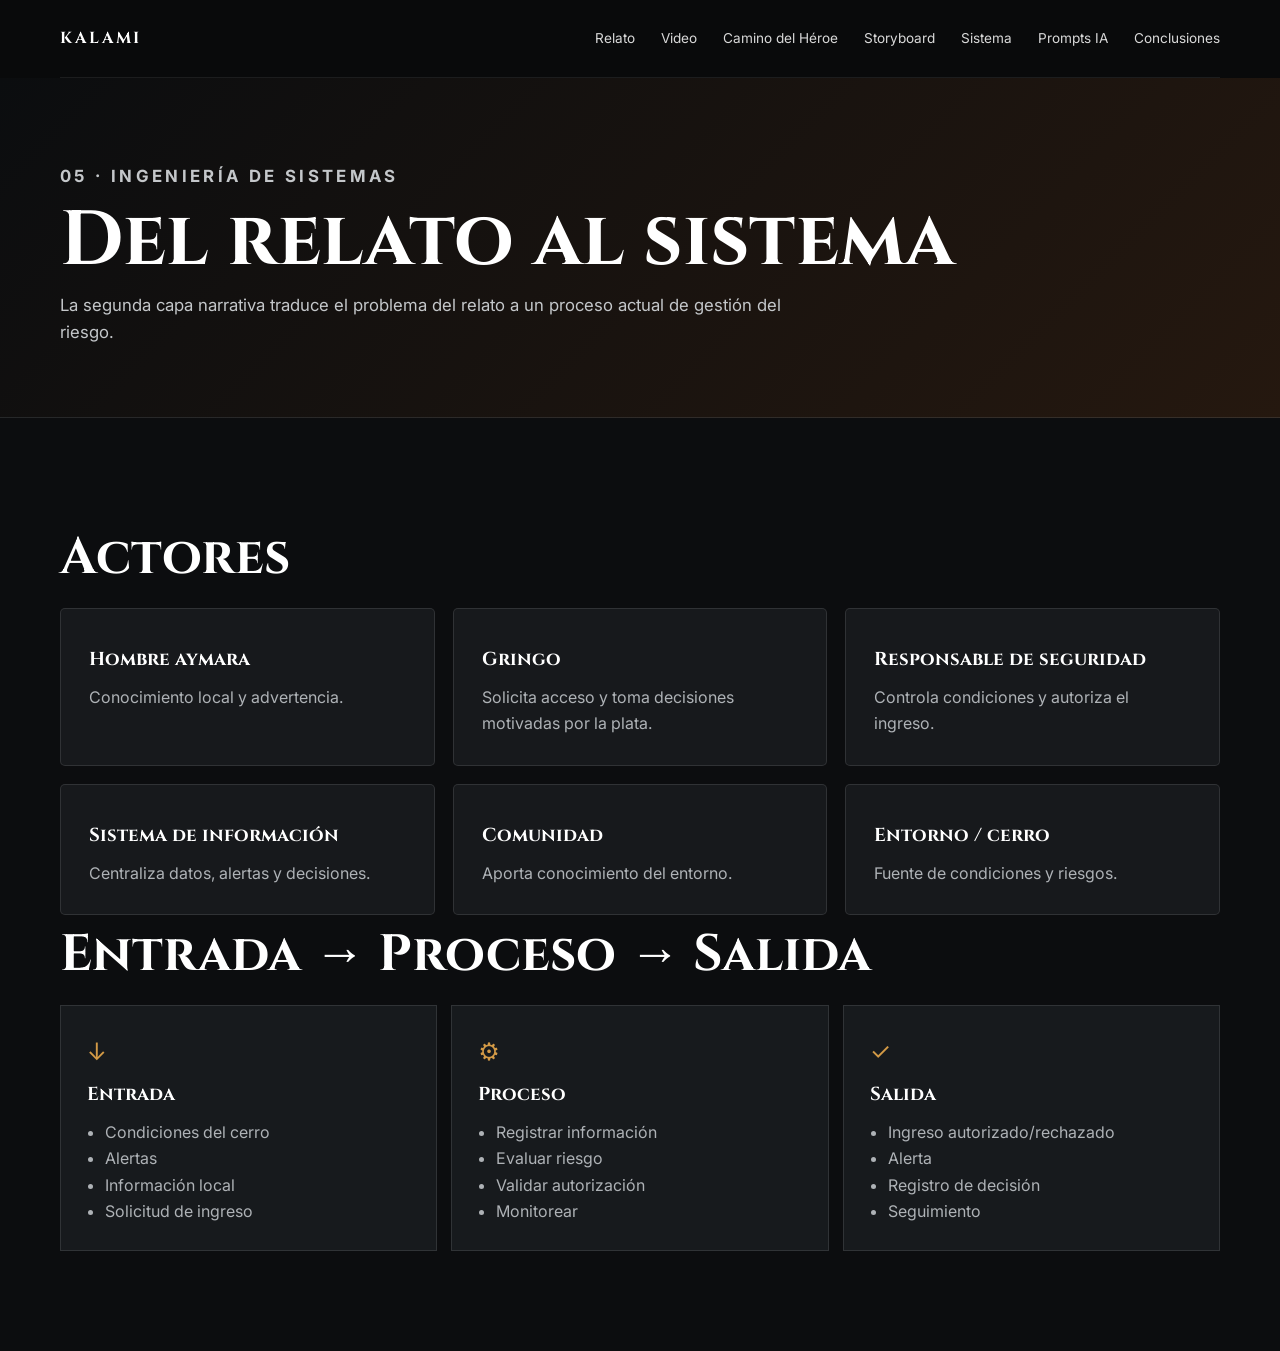
<file: sistema.html>
<!DOCTYPE html>
<html lang="es">
    <head>
        <meta charset="UTF-8">
        <meta name="viewport" content="width=device-width,initial-scale=1.0">
        <meta name="description" content="Cerro Kalami — proyecto de Ingeniería de Sistemas">
        <title>Ingeniería de Sistemas | Cerro Kalami</title>
            <link rel="preconnect" href="https://fonts.googleapis.com">
            <link rel="preconnect" href="https://fonts.gstatic.com" crossorigin>
            <link href="https://fonts.googleapis.com/css2?family=Cinzel:wght@500;600;700&family=Inter:wght@400;500;600;700&display=swap" rel="stylesheet">
            <link rel="stylesheet" href="styles.css">
        </head>
        <body>
            <header class="site-nav">
                <nav class="nav container">
                    <a class="brand" href="index.html">KALAMI</a>
                    <button class="menu-btn" aria-label="Abrir menú">☰</button>
                    <div class="nav-links">
                        <a href="relato.html">Relato</a>
                        <a href="video.html">Video</a>
                        <a href="heroe.html">Camino del Héroe</a>
                        <a href="storyboard.html">Storyboard</a>
                        <a href="sistema.html">Sistema</a>
                        <a href="prompts.html">Prompts IA</a>
                        <a href="conclusiones.html">Conclusiones</a>
                    </div>
                </nav>
            </header>
            <main>
                <header class="page-hero">
                    <div class="container">
                        <p class="eyebrow">05 · INGENIERÍA DE SISTEMAS</p>
                        <h1>Del relato al sistema</h1>
                            <p>La segunda capa narrativa traduce el problema del relato a un proceso actual de gestión del riesgo.</p>
                            </div>
                        </header>
                        <section class="section dark">
                            <div class="container">
                                <h2>Actores</h2>
                                    <div class="cards">
                                        <div class="card dark">
                                            <h3>Hombre aymara</h3>
                                                <p>Conocimiento local y advertencia.</p>
                                                </div>
                                                <div class="card dark">
                                                    <h3>Gringo</h3>
                                                        <p>Solicita acceso y toma decisiones motivadas por la plata.</p>
                                                        </div>
                                                        <div class="card dark">
                                                            <h3>Responsable de seguridad</h3>
                                                                <p>Controla condiciones y autoriza el ingreso.</p>
                                                                </div>
                                                                <div class="card dark">
                                                                    <h3>Sistema de información</h3>
                                                                        <p>Centraliza datos, alertas y decisiones.</p>
                                                                        </div>
                                                                        <div class="card dark">
                                                                            <h3>Comunidad</h3>
                                                                                <p>Aporta conocimiento del entorno.</p>
                                                                                </div>
                                                                                <div class="card dark">
                                                                                    <h3>Entorno / cerro</h3>
                                                                                        <p>Fuente de condiciones y riesgos.</p>
                                                                                        </div>
                                                                                    </div>
                                                                                    <h2 class="subheading">Entrada → Proceso → Salida</h2>
                                                                                    <div class="eps">
                                                                                        <div>
                                                                                            <div class="eps-icon">↓</div>
                                                                                            <h3>Entrada</h3>
                                                                                                <ul>
                                                                                                    <li>Condiciones del cerro</li>
                                                                                                        <li>Alertas</li>
                                                                                                            <li>Información local</li>
                                                                                                                <li>Solicitud de ingreso</li>
                                                                                                                </ul>
                                                                                                            </div>
                                                                                                            <div>
                                                                                                                <div class="eps-icon">⚙</div>
                                                                                                                <h3>Proceso</h3>
                                                                                                                    <ul>
                                                                                                                        <li>Registrar información</li>
                                                                                                                            <li>Evaluar riesgo</li>
                                                                                                                                <li>Validar autorización</li>
                                                                                                                                    <li>Monitorear</li>
                                                                                                                                    </ul>
                                                                                                                                </div>
                                                                                                                                <div>
                                                                                                                                    <div class="eps-icon">✓</div>
                                                                                                                                    <h3>Salida</h3>
                                                                                                                                        <ul>
                                                                                                                                            <li>Ingreso autorizado/rechazado</li>
                                                                                                                                                <li>Alerta</li>
                                                                                                                                                    <li>Registro de decisión</li>
                                                                                                                                                        <li>Seguimiento</li>
                                                                                                                                                        </ul>
                                                                                                                                                    </div>
                                                                                                                                                </div>
                                                                                                                                            </div>
                                                                                                                                        </section>
                                                                                                                                    </main>
                                                                                                                                    <script src="script.js">
                                                                                                                                    </script>
                                                                                                                                </body>
                                                                                                                            </html>
</file>
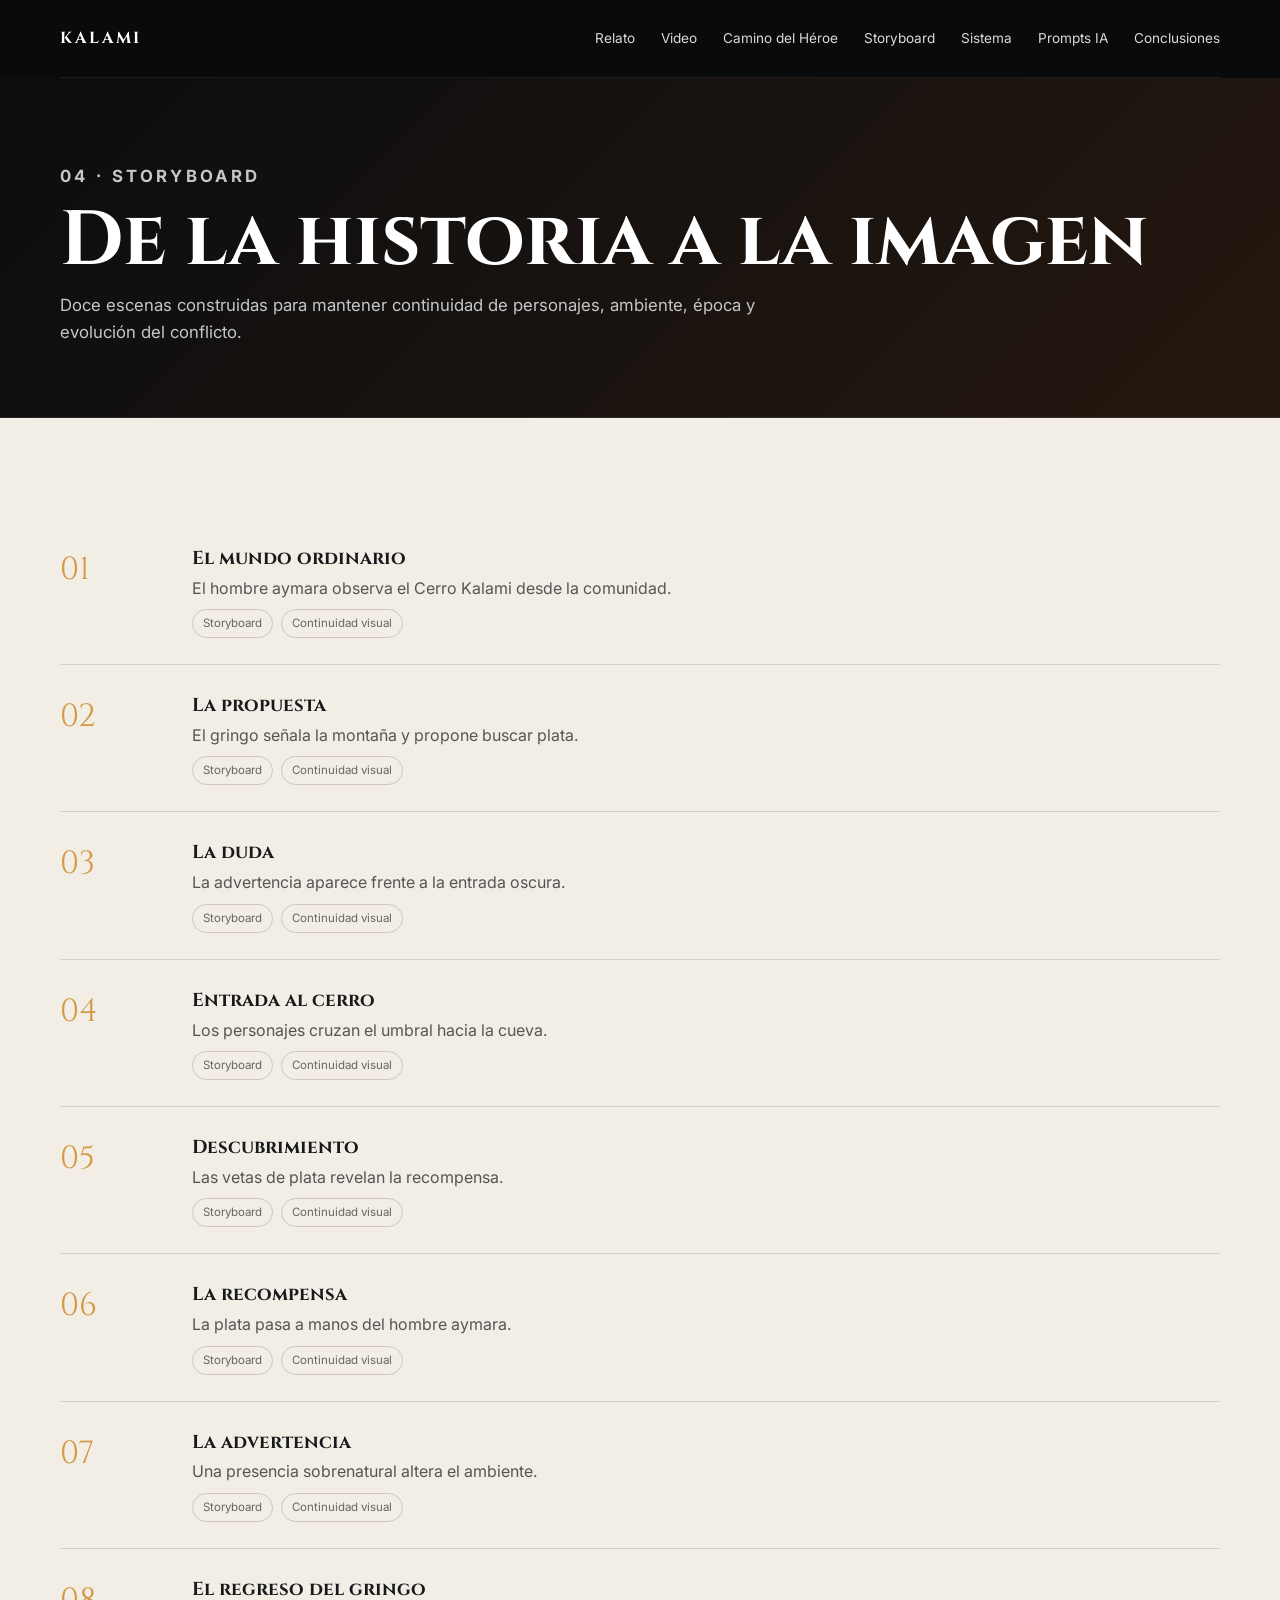
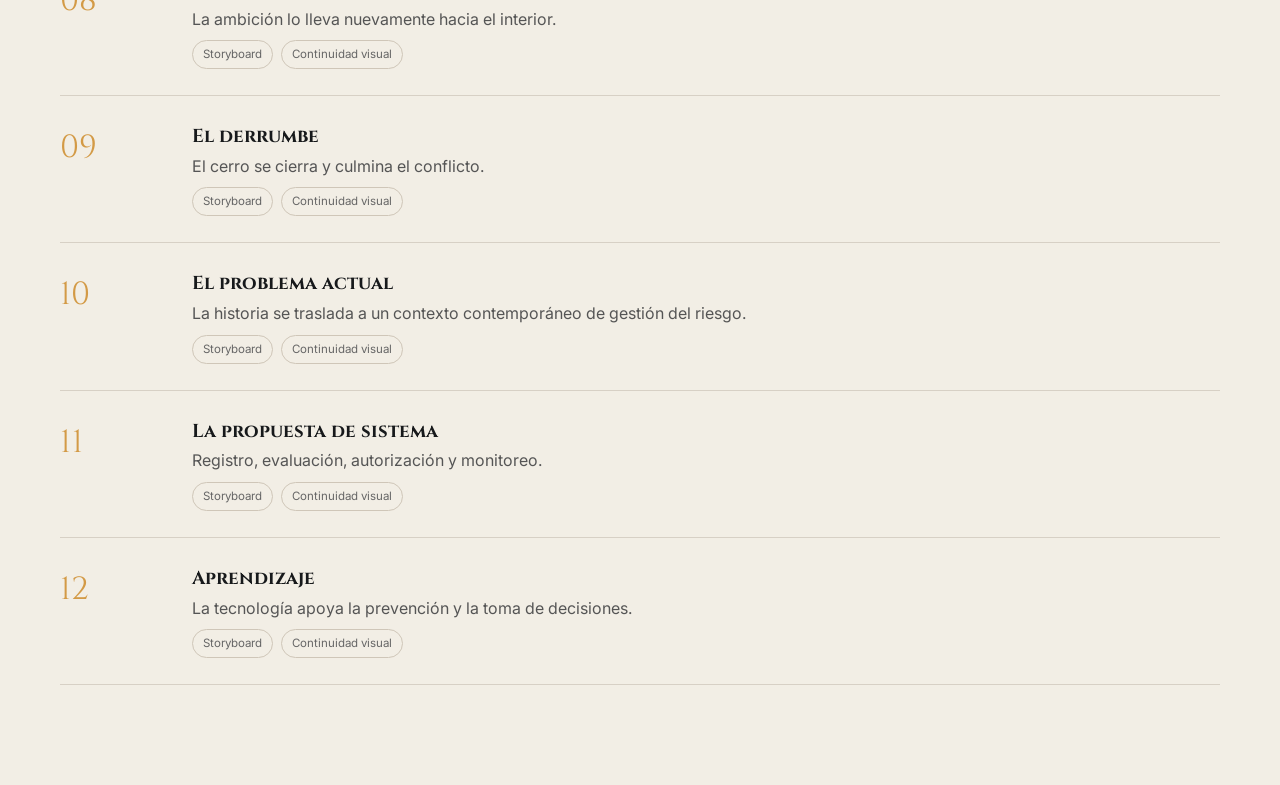
<file: storyboard.html>
<!DOCTYPE html>
<html lang="es">
    <head>
        <meta charset="UTF-8">
        <meta name="viewport" content="width=device-width,initial-scale=1.0">
        <meta name="description" content="Cerro Kalami — proyecto de Ingeniería de Sistemas">
        <title>Storyboard | Cerro Kalami</title>
            <link rel="preconnect" href="https://fonts.googleapis.com">
            <link rel="preconnect" href="https://fonts.gstatic.com" crossorigin>
            <link href="https://fonts.googleapis.com/css2?family=Cinzel:wght@500;600;700&family=Inter:wght@400;500;600;700&display=swap" rel="stylesheet">
            <link rel="stylesheet" href="styles.css">
        </head>
        <body>
            <header class="site-nav">
                <nav class="nav container">
                    <a class="brand" href="index.html">KALAMI</a>
                    <button class="menu-btn" aria-label="Abrir menú">☰</button>
                    <div class="nav-links">
                        <a href="relato.html">Relato</a>
                        <a href="video.html">Video</a>
                        <a href="heroe.html">Camino del Héroe</a>
                        <a href="storyboard.html">Storyboard</a>
                        <a href="sistema.html">Sistema</a>
                        <a href="prompts.html">Prompts IA</a>
                        <a href="conclusiones.html">Conclusiones</a>
                    </div>
                </nav>
            </header>
            <main>
                <header class="page-hero">
                    <div class="container">
                        <p class="eyebrow">04 · STORYBOARD</p>
                        <h1>De la historia a la imagen</h1>
                            <p>Doce escenas construidas para mantener continuidad de personajes, ambiente, época y evolución del conflicto.</p>
                            </div>
                        </header>
                        <section class="section">
                            <div class="container">
                                <article class="scene-detail">
                                    <div class="scene-number">01</div>
                                    <div>
                                        <h3>El mundo ordinario</h3>
                                            <p>El hombre aymara observa el Cerro Kalami desde la comunidad.</p>
                                                <span class="tag">Storyboard</span>
                                                <span class="tag">Continuidad visual</span>
                                            </div>
                                        </article>
                                        <article class="scene-detail">
                                            <div class="scene-number">02</div>
                                            <div>
                                                <h3>La propuesta</h3>
                                                    <p>El gringo señala la montaña y propone buscar plata.</p>
                                                        <span class="tag">Storyboard</span>
                                                        <span class="tag">Continuidad visual</span>
                                                    </div>
                                                </article>
                                                <article class="scene-detail">
                                                    <div class="scene-number">03</div>
                                                    <div>
                                                        <h3>La duda</h3>
                                                            <p>La advertencia aparece frente a la entrada oscura.</p>
                                                                <span class="tag">Storyboard</span>
                                                                <span class="tag">Continuidad visual</span>
                                                            </div>
                                                        </article>
                                                        <article class="scene-detail">
                                                            <div class="scene-number">04</div>
                                                            <div>
                                                                <h3>Entrada al cerro</h3>
                                                                    <p>Los personajes cruzan el umbral hacia la cueva.</p>
                                                                        <span class="tag">Storyboard</span>
                                                                        <span class="tag">Continuidad visual</span>
                                                                    </div>
                                                                </article>
                                                                <article class="scene-detail">
                                                                    <div class="scene-number">05</div>
                                                                    <div>
                                                                        <h3>Descubrimiento</h3>
                                                                            <p>Las vetas de plata revelan la recompensa.</p>
                                                                                <span class="tag">Storyboard</span>
                                                                                <span class="tag">Continuidad visual</span>
                                                                            </div>
                                                                        </article>
                                                                        <article class="scene-detail">
                                                                            <div class="scene-number">06</div>
                                                                            <div>
                                                                                <h3>La recompensa</h3>
                                                                                    <p>La plata pasa a manos del hombre aymara.</p>
                                                                                        <span class="tag">Storyboard</span>
                                                                                        <span class="tag">Continuidad visual</span>
                                                                                    </div>
                                                                                </article>
                                                                                <article class="scene-detail">
                                                                                    <div class="scene-number">07</div>
                                                                                    <div>
                                                                                        <h3>La advertencia</h3>
                                                                                            <p>Una presencia sobrenatural altera el ambiente.</p>
                                                                                                <span class="tag">Storyboard</span>
                                                                                                <span class="tag">Continuidad visual</span>
                                                                                            </div>
                                                                                        </article>
                                                                                        <article class="scene-detail">
                                                                                            <div class="scene-number">08</div>
                                                                                            <div>
                                                                                                <h3>El regreso del gringo</h3>
                                                                                                    <p>La ambición lo lleva nuevamente hacia el interior.</p>
                                                                                                        <span class="tag">Storyboard</span>
                                                                                                        <span class="tag">Continuidad visual</span>
                                                                                                    </div>
                                                                                                </article>
                                                                                                <article class="scene-detail">
                                                                                                    <div class="scene-number">09</div>
                                                                                                    <div>
                                                                                                        <h3>El derrumbe</h3>
                                                                                                            <p>El cerro se cierra y culmina el conflicto.</p>
                                                                                                                <span class="tag">Storyboard</span>
                                                                                                                <span class="tag">Continuidad visual</span>
                                                                                                            </div>
                                                                                                        </article>
                                                                                                        <article class="scene-detail">
                                                                                                            <div class="scene-number">10</div>
                                                                                                            <div>
                                                                                                                <h3>El problema actual</h3>
                                                                                                                    <p>La historia se traslada a un contexto contemporáneo de gestión del riesgo.</p>
                                                                                                                        <span class="tag">Storyboard</span>
                                                                                                                        <span class="tag">Continuidad visual</span>
                                                                                                                    </div>
                                                                                                                </article>
                                                                                                                <article class="scene-detail">
                                                                                                                    <div class="scene-number">11</div>
                                                                                                                    <div>
                                                                                                                        <h3>La propuesta de sistema</h3>
                                                                                                                            <p>Registro, evaluación, autorización y monitoreo.</p>
                                                                                                                                <span class="tag">Storyboard</span>
                                                                                                                                <span class="tag">Continuidad visual</span>
                                                                                                                            </div>
                                                                                                                        </article>
                                                                                                                        <article class="scene-detail">
                                                                                                                            <div class="scene-number">12</div>
                                                                                                                            <div>
                                                                                                                                <h3>Aprendizaje</h3>
                                                                                                                                    <p>La tecnología apoya la prevención y la toma de decisiones.</p>
                                                                                                                                        <span class="tag">Storyboard</span>
                                                                                                                                        <span class="tag">Continuidad visual</span>
                                                                                                                                    </div>
                                                                                                                                </article>
                                                                                                                            </div>
                                                                                                                        </section>
                                                                                                                    </main>
                                                                                                                    <script src="script.js">
                                                                                                                    </script>
                                                                                                                </body>
                                                                                                            </html>
</file>
<file: styles.css>
*{
    box-sizing:border-box;
    margin:0;
    padding:0
}
:root{
    --bg:#0c0d0f;
    --panel:#15171a;
    --paper:#f2eee5;
    --ink:#17191b;
    --muted:#9fa4aa;
    --accent:#d39a46;
    --accent2:#f0c77d;
    --line:rgba(255,255,255,.11)
}
html{
    scroll-behavior:smooth
}
body{
    font-family:Inter,system-ui,sans-serif;
    background:var(--paper);
    color:var(--ink);
    line-height:1.65
}
a{
    color:inherit;
    text-decoration:none
}
.container{
    width:min(1160px,92%);
    margin:auto
}
.narrow{
    max-width:900px
}
.hero{
    min-height:760px;
    background:linear-gradient(180deg,#090b0d 0%,#17120e 58%,#2a1c13 100%);
    color:#fff;
    position:relative;
    overflow:hidden
}
.nav{
    height:78px;
    display:flex;
    align-items:center;
    justify-content:space-between;
    position:relative;
    z-index:5;
    border-bottom:1px solid rgba(255,255,255,.08)
}
.brand{
    font-family:Cinzel,serif;
    letter-spacing:.18em;
    font-weight:700
}
.nav-links{
    display:flex;
    gap:26px;
    font-size:.85rem;
    color:#d9d9d9
}
.nav-links a:hover{
    color:var(--accent2)
}
.menu-btn{
    display:none;
    background:none;
    border:0;
    color:white;
    font-size:1.5rem
}
.hero-content{
    position:relative;
    z-index:3;
    padding-top:120px;
    max-width:720px
}
.eyebrow,.section-kicker,.mini-label{
    font-size:.72rem;
    letter-spacing:.2em;
    font-weight:700;
    color:var(--accent);
    text-transform:uppercase
}
.hero h1{
    font-family:Cinzel,serif;
    font-size:clamp(3.4rem,8vw,7.3rem);
    line-height:.95;
    margin:18px 0
}
.hero h1 span{
    color:var(--accent2)
}
.hero-subtitle{
    font-family:Cinzel,serif;
    font-size:1.45rem;
    margin-bottom:18px
}
.hero-text{
    max-width:590px;
    color:#c5c5c5;
    font-size:1.05rem
}
.hero-actions{
    display:flex;
    gap:14px;
    margin-top:32px
}
.btn{
    padding:12px 22px;
    border-radius:999px;
    font-weight:700;
    font-size:.88rem;
    transition:.2s
}
.btn-primary{
    background:var(--accent);
    color:#17110b
}
.btn-primary:hover{
    transform:translateY(-2px)
}
.btn-outline{
    border:1px solid rgba(255,255,255,.3);
    color:#fff
}
.btn-outline:hover{
    background:#fff;
    color:#111
}
.mountain-art{
    position:absolute;
    bottom:-20px;
    left:0;
    width:100%;
    height:48%;
    opacity:.75
}
.sun{
    position:absolute;
    width:180px;
    height:180px;
    border-radius:50%;
    background:rgba(239,190,104,.23);
    right:13%;
    top:5%
}
.mountain{
    position:absolute;
    bottom:0;
    width:0;
    height:0;
    border-left:320px solid transparent;
    border-right:320px solid transparent;
    border-bottom:430px solid #17130f
}
.m1{
    left:-80px
}
.m2{
    left:29%;
    border-left-width:430px;
    border-right-width:430px;
    border-bottom-color:#201812
}
.m3{
    right:-100px;
    border-left-width:400px;
    border-right-width:400px;
    border-bottom-color:#120f0d
}
.section{
    padding:100px 0
}
.section.dark{
    background:var(--bg);
    color:#fff
}
.section h2{
    font-family:Cinzel,serif;
    font-size:clamp(2.2rem,4vw,3.8rem);
    line-height:1.1;
    margin:12px 0 22px
}
.section-intro{
    color:var(--muted);
    max-width:720px;
    margin-bottom:42px
}
.two-col{
    display:grid;
    grid-template-columns:1.4fr .8fr;
    gap:80px;
    align-items:center
}
.lead{
    font-size:1.12rem;
    color:#444;
    max-width:720px
}
.source-card{
    margin-top:28px;
    border-left:3px solid var(--accent);
    padding:16px 20px;
    background:#e9e3d7
}
.muted{
    color:#7f858b;
    font-size:.9rem
}
.quote-card{
    background:#1a1714;
    color:#eee;
    padding:42px;
    border-radius:4px;
    min-height:300px;
    display:flex;
    flex-direction:column;
    justify-content:center;
    box-shadow:0 20px 60px rgba(0,0,0,.18)
}
.quote-mark{
    font-family:Georgia;
    font-size:6rem;
    color:var(--accent);
    line-height:.5
}
.quote-card p{
    font-family:Cinzel,serif;
    font-size:1.25rem;
    margin-top:20px
}
.video-frame{
    position:relative;
    background:#000;
    aspect-ratio:16/9;
    border-radius:10px;
    overflow:hidden;
    border:1px solid var(--line);
    box-shadow:0 25px 80px rgba(0,0,0,.4)
}
.video-frame video{
    width:100%;
    height:100%;
    display:block
}
.video-placeholder{
    position:absolute;
    inset:0;
    display:flex;
    flex-direction:column;
    align-items:center;
    justify-content:center;
    background:radial-gradient(circle at center,#24201b,#090a0b);
    color:#ddd;
    pointer-events:none
}
.play-symbol{
    width:72px;
    height:72px;
    border:1px solid #aaa;
    border-radius:50%;
    display:grid;
    place-items:center;
    color:var(--accent2);
    font-size:1.4rem;
    margin-bottom:14px
}
.hero-grid{
    display:grid;
    grid-template-columns:repeat(2,1fr);
    gap:14px
}
.hero-step{
    background:#fff;
    border:1px solid #dfd9ce;
    padding:24px;
    border-radius:4px;
    position:relative
}
.hero-step b{
    color:var(--accent);
    font-size:.75rem;
    letter-spacing:.15em
}
.hero-step h3{
    font-family:Cinzel,serif;
    margin:7px 0
}
.hero-step p{
    color:#666;
    font-size:.92rem
}
.storyboard{
    background:#17181a;
    color:#fff
}
.storyboard .section-intro{
    color:#a9adb2
}
.scene-grid{
    display:grid;
    grid-template-columns:repeat(3,1fr);
    gap:18px
}
.scene{
    background:#202226;
    border:1px solid var(--line);
    border-radius:5px;
    overflow:hidden
}
.scene-img{
    height:130px;
    background:linear-gradient(135deg,#403024,#121315);
    display:flex;
    align-items:flex-end;
    padding:14px;
    color:var(--accent2);
    font-family:Cinzel,serif;
    font-size:1.7rem
}
.scene>div:last-child{
    padding:18px
}
.scene h3{
    font-family:Cinzel,serif;
    font-size:1.05rem
}
.scene p{
    color:#a6abb0;
    font-size:.88rem;
    margin-top:6px
}
.actors{
    display:grid;
    grid-template-columns:repeat(3,1fr);
    gap:16px
}
.actor{
    padding:28px;
    background:#e9e4da;
    border-top:3px solid var(--accent)
}
.actor span{
    display:inline-grid;
    place-items:center;
    width:42px;
    height:42px;
    border-radius:50%;
    background:#24201c;
    color:var(--accent2);
    font-weight:700;
    font-size:.72rem
}
.actor h3{
    font-family:Cinzel,serif;
    margin:13px 0 5px
}
.actor p{
    color:#656565;
    font-size:.9rem
}
.problem-box{
    display:grid;
    grid-template-columns:1fr 1fr;
    gap:1px;
    background:var(--line);
    border:1px solid var(--line);
    margin:40px 0
}
.problem-box>div{
    background:#121416;
    padding:32px
}
.problem-box h3{
    font-family:Cinzel,serif;
    margin:10px 0
}
.problem-box p{
    color:#aeb2b6
}
.subheading{
    font-family:Cinzel,serif;
    margin:42px 0 18px;
    font-size:1.5rem
}
.flow{
    display:flex;
    align-items:stretch;
    gap:8px;
    overflow:auto;
    padding-bottom:10px
}
.flow-item{
    min-width:150px;
    background:#171a1d;
    border:1px solid var(--line);
    padding:18px
}
.flow-item b{
    color:var(--accent)
}
.flow-item span{
    display:block;
    font-weight:700;
    margin:8px 0
}
.flow-item small{
    color:#969ca1;
    font-size:.78rem
}
.arrow{
    display:grid;
    place-items:center;
    color:var(--accent);
    font-size:1.5rem
}
.eps{
    display:grid;
    grid-template-columns:repeat(3,1fr);
    gap:14px
}
.eps>div{
    background:#171a1d;
    border:1px solid var(--line);
    padding:26px
}
.eps-icon{
    font-size:1.5rem;
    color:var(--accent)
}
.eps h3{
    font-family:Cinzel,serif;
    margin:8px 0
}
.eps ul{
    padding-left:18px;
    color:#aeb2b6
}
.tools{
    display:grid;
    grid-template-columns:repeat(4,1fr);
    gap:14px
}
.tools>div{
    border:1px solid #d9d2c6;
    padding:24px;
    background:#faf7f0
}
.tools strong{
    color:var(--accent);
    font-family:Cinzel,serif
}
.tools h3{
    font-family:Cinzel,serif;
    margin:8px 0
}
.tools p{
    color:#666;
    font-size:.88rem
}
.evidence{
    margin-top:18px;
    padding:30px;
    background:#1c1d1f;
    color:white;
    display:grid;
    grid-template-columns:1fr 1fr;
    gap:30px
}
.evidence p{
    color:#aeb2b6;
    margin-top:8px
}
.prompt-example{
    background:#0b0c0e;
    padding:20px;
    border-left:3px solid var(--accent);
    display:flex;
    align-items:center
}
.prompt-example code{
    white-space:pre-wrap;
    color:#ddd;
    font-size:.85rem
}
.conclusion-list{
    border-top:1px solid #d5cec1
}
.conclusion-list p{
    padding:22px 0;
    border-bottom:1px solid #d5cec1
}
.conclusion-list b{
    color:var(--accent);
    margin-right:12px
}
.credits{
    background:#17181a;
    color:#fff;
    text-align:center
}
.credits .section-kicker{
    justify-content:center;
    display:flex
}
.credits-card{
    border:1px solid var(--line);
    padding:45px;
    max-width:650px;
    margin:30px auto 0
}
.credits-card h3{
    font-family:Cinzel,serif;
    font-size:1.7rem;
    color:var(--accent2);
    margin-bottom:10px
}
.credits-card p{
    margin:7px 0;
    color:#b6babf
}
footer{
    background:#090a0b;
    color:#777;
    padding:24px 0
}
.footer-inner{
    display:flex;
    justify-content:space-between;
    font-size:.8rem
}
.footer-inner a{
    color:var(--accent)
}
@media(max-width:850px){
    .nav-links{
        display:none
    }
    .menu-btn{
        display:block
    }
    .nav-links.open{
        display:flex;
        position:absolute;
        top:78px;
        left:0;
        right:0;
        background:#0b0c0d;
        padding:20px;
        flex-direction:column
    }
    .hero{
        min-height:700px
    }
    .hero-content{
        padding-top:90px
    }
    .two-col,.problem-box,.evidence{
        grid-template-columns:1fr
    }
    .scene-grid{
        grid-template-columns:repeat(2,1fr)
    }
    .actors,.tools,.eps{
        grid-template-columns:repeat(2,1fr)
    }
    .hero-grid{
        grid-template-columns:1fr
    }
}
@media(max-width:560px){
    .section{
        padding:70px 0
    }
    .hero h1{
        font-size:3.4rem
    }
    .scene-grid,.actors,.tools,.eps{
        grid-template-columns:1fr
    }
    .hero-actions{
        flex-direction:column;
        align-items:flex-start
    }
    .flow{
        flex-direction:column
    }
    .arrow{
        transform:rotate(90deg);
        height:25px
    }
    .footer-inner{
        flex-direction:column;
        gap:8px
    }
}
.page-hero{
    background:linear-gradient(135deg,#0b0d0f,#25180f);
    color:#fff;
    padding:85px 0 70px;
    border-bottom:1px solid var(--line)
}
.page-hero h1{
    font-family:Cinzel,serif;
    font-size:clamp(2.8rem,6vw,5.5rem);
    line-height:1;
    margin:12px 0
}
.page-hero p{
    max-width:760px;
    color:#c4c7ca;
    font-size:1.05rem
}
.site-nav{
    background:#090a0b;
    color:#fff
}
.site-nav .nav{
    border-bottom:1px solid rgba(255,255,255,.08)
}
.cards{
    display:grid;
    grid-template-columns:repeat(3,1fr);
    gap:18px
}
.card{
    background:#fff;
    border:1px solid #ddd6ca;
    padding:28px;
    border-radius:5px
}
.card.dark{
    background:#17191c;
    color:#fff;
    border-color:var(--line)
}
.card h3{
    font-family:Cinzel,serif;
    margin:8px 0
}
.card p{
    color:#666
}
.card.dark p{
    color:#aeb2b6
}
.num{
    color:var(--accent);
    font-weight:700;
    letter-spacing:.12em
}
.prompt-list{
    display:grid;
    gap:18px
}
.prompt-card{
    background:#17191c;
    color:#fff;
    border:1px solid var(--line);
    border-radius:6px;
    padding:24px
}
.prompt-head{
    display:flex;
    justify-content:space-between;
    gap:15px;
    align-items:center
}
.prompt-head h3{
    font-family:Cinzel,serif
}
.copy-btn{
    background:transparent;
    border:1px solid #666;
    color:#fff;
    padding:7px 12px;
    border-radius:999px;
    cursor:pointer
}
.prompt-card code{
    display:block;
    white-space:pre-wrap;
    background:#0b0c0e;
    border-left:3px solid var(--accent);
    padding:18px;
    margin-top:16px;
    color:#ddd;
    font-family:Consolas,monospace;
    font-size:.86rem;
    line-height:1.6
}
.prompt-card .used{
    font-size:.8rem;
    color:var(--accent2);
    margin-top:10px
}
.scene-detail{
    display:grid;
    grid-template-columns:110px 1fr;
    gap:22px;
    padding:26px 0;
    border-bottom:1px solid #d7d0c5
}
.scene-number{
    font-family:Cinzel,serif;
    color:var(--accent);
    font-size:2rem
}
.scene-detail h3{
    font-family:Cinzel,serif
}
.scene-detail p{
    color:#555
}
.tag{
    display:inline-block;
    border:1px solid #cfc6b8;
    border-radius:999px;
    padding:4px 10px;
    font-size:.72rem;
    margin:8px 4px 0 0;
    color:#666
}
.video-note{
    margin-top:20px;
    padding:18px;
    border-left:3px solid var(--accent);
    background:#eae3d7;
    color:#555
}
@media(max-width:850px){
    .cards{
        grid-template-columns:1fr 1fr
    }
}
@media(max-width:560px){
    .cards{
        grid-template-columns:1fr
    }
    .scene-detail{
        grid-template-columns:1fr
    }
}
</file>
